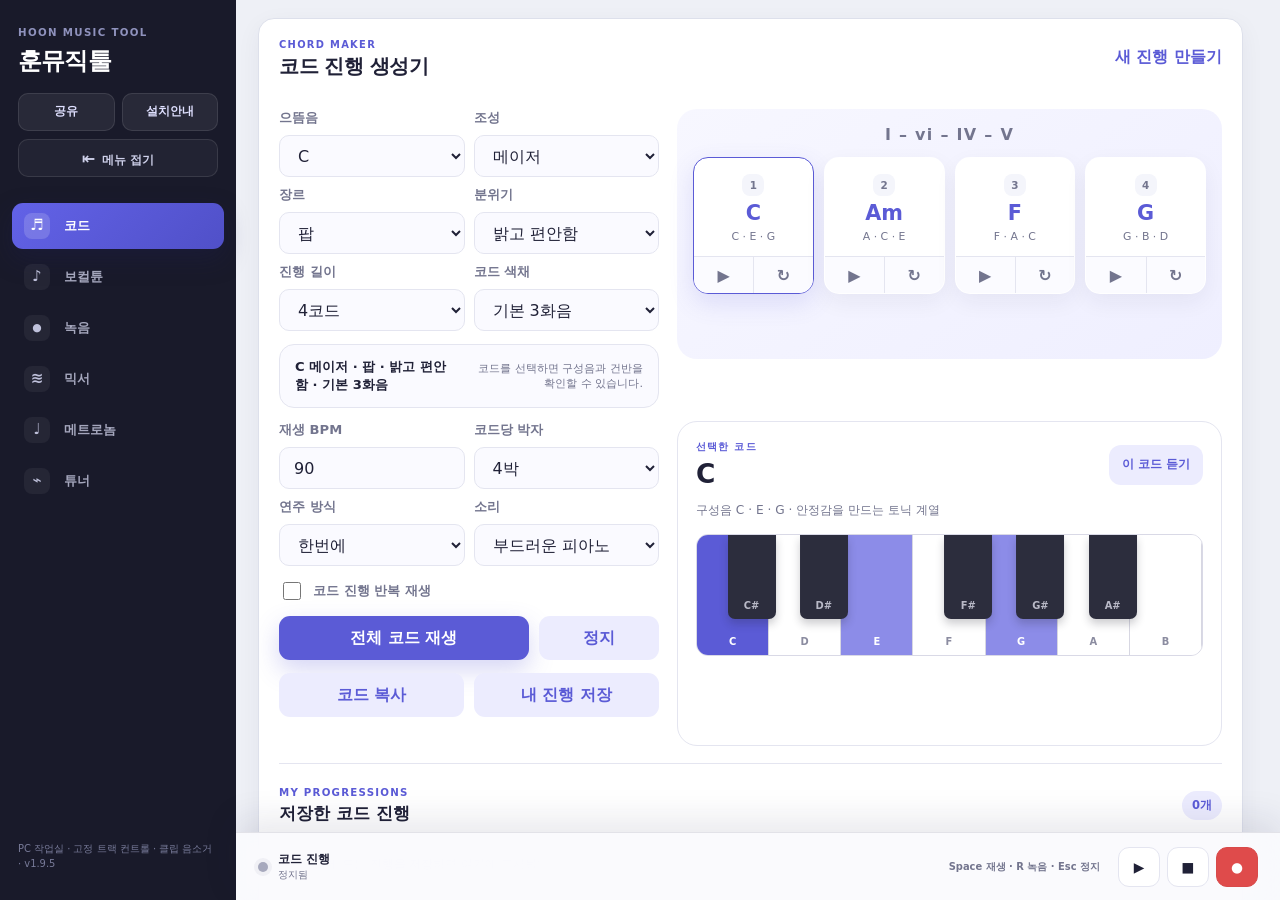
<file: index.html>
<!doctype html>
<html lang="ko">
<head>
  <meta charset="utf-8" />
  <meta name="viewport" content="width=device-width, initial-scale=1, viewport-fit=cover" />
  <meta name="theme-color" content="#5b5bd6" />
  <meta name="mobile-web-app-capable" content="yes" />
  <meta name="apple-mobile-web-app-capable" content="yes" />
  <meta name="apple-mobile-web-app-status-bar-style" content="default" />
  <meta name="apple-mobile-web-app-title" content="훈뮤직툴" />
  <meta name="format-detection" content="telephone=no" />
  <meta name="description" content="코드 진행·보컬 음정 연습·분리 녹음·파형 타임라인 편집·멀티트랙 믹서·WAV 내보내기를 제공하는 개인용 음악 제작 도구" />
  <title>훈뮤직툴 · Studio</title>
  <link rel="manifest" href="manifest.webmanifest" />
  <link rel="icon" href="icons/icon-192.png" />
  <link rel="apple-touch-icon" href="icons/icon-192.png" />
  <link rel="stylesheet" href="styles.css?v=1950" />
</head>
<body>
  <div class="app-shell">
    <header class="app-header">
      <div>
        <p class="eyebrow">HOON MUSIC TOOL</p>
        <h1>훈뮤직툴</h1>
      </div>
      <div class="header-actions">
        <button id="shareBtn" class="icon-btn header-btn" type="button" aria-label="훈뮤직툴 주소 공유">공유</button>
        <button id="installBtn" class="icon-btn install-btn" type="button" aria-label="앱 설치">설치</button>
      </div>
      <button id="sidebarToggle" class="sidebar-toggle" type="button" aria-label="사이드바 접기" aria-expanded="true">
        <span aria-hidden="true">⇤</span><b>메뉴 접기</b>
      </button>
    </header>

    <aside id="mobileReadyBanner" class="mobile-ready-banner" hidden>
      <div>
        <strong>모바일 설치 준비 완료</strong>
        <span>브라우저 메뉴 또는 설치 버튼으로 홈 화면에 추가할 수 있습니다.</span>
      </div>
      <button id="mobileGuideBtn" type="button">설치 방법</button>
    </aside>

    <nav class="tabs" aria-label="주요 기능">
      <button class="tab is-active" data-tab="chords" aria-selected="true">코드</button>
      <button class="tab" data-tab="vocalTune" aria-selected="false">보컬튠</button>
      <button class="tab" data-tab="recording" aria-selected="false">녹음</button>
      <button class="tab" data-tab="mixer" aria-selected="false">믹서</button>
      <button class="tab" data-tab="metronome" aria-selected="false">메트로놈</button>
      <button class="tab" data-tab="tuner" aria-selected="false">튜너</button>
    </nav>

    <main>
      <section id="metronome" class="panel" aria-labelledby="metronome-title">
        <div class="card tempo-card">
          <div class="section-heading">
            <div>
              <p class="section-kicker">TEMPO</p>
              <h2 id="metronome-title">메트로놈</h2>
            </div>
            <span id="tempoLabel" class="tempo-label">보통 빠르기</span>
          </div>

          <div class="bpm-display" aria-live="polite">
            <button id="bpmMinus" class="step-btn" aria-label="BPM 1 낮추기">−</button>
            <div>
              <strong id="bpmValue">100</strong>
              <span>BPM</span>
            </div>
            <button id="bpmPlus" class="step-btn" aria-label="BPM 1 높이기">＋</button>
          </div>

          <input id="bpmSlider" class="range" type="range" min="30" max="240" value="100" aria-label="BPM" />

          <div class="beat-indicators" id="beatIndicators" aria-label="박자 표시"></div>

          <div class="control-grid">
            <label>
              <span>박자</span>
              <select id="timeSignature">
                <option value="2">2/4</option>
                <option value="3">3/4</option>
                <option value="4" selected>4/4</option>
                <option value="6">6/8</option>
              </select>
            </label>
            <label>
              <span>볼륨</span>
              <input id="metronomeVolume" class="range compact" type="range" min="0" max="100" value="70" />
            </label>
          </div>

          <div class="action-row">
            <button id="tapTempo" class="secondary-btn">TAP</button>
            <button id="toggleMetronome" class="primary-btn">시작</button>
          </div>
          <p class="helper">TAP 버튼을 일정한 간격으로 4번 이상 누르면 BPM이 계산됩니다.</p>
        </div>
      </section>


      <section id="tuner" class="panel" aria-labelledby="tuner-title">
        <div class="card tuner-card">
          <div class="section-heading">
            <div>
              <p class="section-kicker">TUNER</p>
              <h2 id="tuner-title">음정 튜너</h2>
            </div>
            <span id="tunerStatusBadge" class="tempo-label tuner-badge">대기 중</span>
          </div>

          <div class="tuner-settings">
            <label>
              <span>튜닝 모드</span>
              <select id="tuningMode">
                <option value="chromatic">크로매틱 · 모든 음</option>
                <option value="guitarStandard">기타 · 표준 E A D G B E</option>
                <option value="guitarDropD">기타 · Drop D</option>
                <option value="guitarHalfStepDown">기타 · 반음 낮춤</option>
                <option value="guitarWholeStepDown">기타 · 온음 낮춤</option>
                <option value="ukuleleStandard">우쿨렐레 · 표준 High G</option>
                <option value="ukuleleLowG">우쿨렐레 · Low G</option>
              </select>
            </label>
            <label>
              <span>기준음 A4</span>
              <div class="reference-control">
                <button id="a4Minus" class="mini-step" type="button" aria-label="기준음 1Hz 낮추기">−</button>
                <input id="a4Reference" type="number" min="430" max="450" value="440" inputmode="numeric" aria-label="A4 기준 주파수" />
                <button id="a4Plus" class="mini-step" type="button" aria-label="기준음 1Hz 높이기">＋</button>
              </div>
            </label>
          </div>

          <div id="stringTargetPanel" class="string-target-panel">
            <div class="string-target-heading">
              <span>맞출 줄 선택</span>
              <small id="stringTargetHint">자동으로 가장 가까운 음을 찾습니다.</small>
            </div>
            <div id="stringTargetButtons" class="string-target-buttons" role="group" aria-label="맞출 줄 선택"></div>
          </div>

          <div class="tuner-display" aria-live="polite">
            <p id="tunerTarget" class="tuner-target">마이크를 시작해 주세요</p>
            <strong id="detectedNote" class="detected-note">--</strong>
            <div class="pitch-values">
              <span id="detectedFrequency">-- Hz</span>
              <span id="detectedCents">-- cents</span>
            </div>
          </div>

          <div class="tuning-meter" aria-label="음정 오차 표시">
            <div class="meter-track">
              <span class="meter-mark left">-50</span>
              <span class="meter-mark center">0</span>
              <span class="meter-mark right">+50</span>
              <div id="tunerNeedle" class="meter-needle"></div>
            </div>
            <div class="meter-labels"><span>낮음</span><span>정확</span><span>높음</span></div>
          </div>

          <button id="toggleTuner" class="primary-btn tuner-toggle" type="button">튜너 시작</button>
          <p id="tunerMessage" class="helper tuner-message">조용한 곳에서 악기 한 음을 길게 연주하면 더 정확하게 감지됩니다.</p>
          <p class="privacy-note">마이크 소리는 기기 안에서만 분석되며 저장하거나 전송하지 않습니다.</p>
        </div>
      </section>


      <section id="vocalTune" class="panel" aria-labelledby="vocal-tune-title">
        <div class="card vocal-card">
          <div class="section-heading">
            <div>
              <p class="section-kicker">VOCAL TUNE</p>
              <h2 id="vocal-tune-title">보컬튠</h2>
            </div>
            <span id="vocalStatusBadge" class="tempo-label vocal-badge">대기 중</span>
          </div>

          <div class="vocal-settings">
            <label>
              <span>노래 키</span>
              <select id="vocalKeySelect">
                <option>C</option><option>C#</option><option>D</option><option>Eb</option>
                <option>E</option><option>F</option><option>F#</option><option>G</option>
                <option>Ab</option><option>A</option><option>Bb</option><option>B</option>
              </select>
            </label>
            <label>
              <span>스케일</span>
              <select id="vocalScaleSelect">
                <option value="major">메이저</option>
                <option value="minor">내추럴 마이너</option>
                <option value="majorPentatonic">메이저 펜타토닉</option>
                <option value="minorPentatonic">마이너 펜타토닉</option>
                <option value="chromatic">크로매틱 · 모든 음</option>
              </select>
            </label>
            <label>
              <span>목표음 방식</span>
              <select id="vocalTargetMode">
                <option value="auto">노래한 음에 가장 가까운 스케일음</option>
                <option value="fixed">목표음을 직접 고정</option>
              </select>
            </label>
            <label>
              <span>감지 범위</span>
              <select id="vocalRangeSelect">
                <option value="all">전체 음역</option>
                <option value="low">저음 중심</option>
                <option value="middle">중음 중심</option>
                <option value="high">고음 중심</option>
              </select>
            </label>
          </div>

          <div class="vocal-scale-strip">
            <span>사용 음</span>
            <div id="vocalScaleNotes" class="vocal-scale-notes" aria-label="선택한 스케일의 음"></div>
          </div>

          <div id="vocalFixedTargetPanel" class="vocal-fixed-target" hidden>
            <div class="vocal-fixed-heading">
              <span>연습할 목표음</span>
              <label>
                <span class="sr-only">목표 옥타브</span>
                <select id="vocalTargetOctave" aria-label="목표 옥타브">
                  <option value="2">2옥타브</option>
                  <option value="3">3옥타브</option>
                  <option value="4" selected>4옥타브</option>
                  <option value="5">5옥타브</option>
                  <option value="6">6옥타브</option>
                </select>
              </label>
            </div>
            <div id="vocalTargetButtons" class="vocal-target-buttons" role="group" aria-label="목표음 선택"></div>
          </div>

          <div class="vocal-display" aria-live="polite">
            <p id="vocalTargetText" class="vocal-target-text">마이크를 시작해 주세요</p>
            <div class="vocal-note-pair">
              <div>
                <span>현재 음</span>
                <strong id="vocalDetectedNote">--</strong>
              </div>
              <div class="vocal-arrow" aria-hidden="true">→</div>
              <div>
                <span>목표 음</span>
                <strong id="vocalTargetNote">--</strong>
              </div>
            </div>
            <div class="pitch-values vocal-pitch-values">
              <span id="vocalFrequency">-- Hz</span>
              <span id="vocalCents">-- cents</span>
            </div>
          </div>

          <div class="tuning-meter vocal-meter" aria-label="보컬 음정 오차 표시">
            <div class="meter-track">
              <span class="meter-mark left">-50</span>
              <span class="meter-mark center">0</span>
              <span class="meter-mark right">+50</span>
              <div id="vocalNeedle" class="meter-needle"></div>
            </div>
            <div class="meter-labels"><span>낮음</span><span>정확</span><span>높음</span></div>
          </div>

          <div class="vocal-score-grid">
            <div class="vocal-score-card">
              <span>정확도</span>
              <strong id="vocalScore">--</strong>
            </div>
            <div class="vocal-score-card">
              <span>정확 유지</span>
              <strong id="vocalHoldTime">0.0초</strong>
            </div>
            <div class="vocal-score-card">
              <span>안정도</span>
              <strong id="vocalStability">--</strong>
            </div>
          </div>

          <div class="vocal-trace-wrap">
            <div class="vocal-trace-heading"><span>최근 음정 움직임</span><small>가운데에 가까울수록 정확합니다.</small></div>
            <div id="vocalPitchTrace" class="vocal-pitch-trace" aria-label="최근 음정 움직임"></div>
          </div>

          <div class="vocal-action-row">
            <button id="playVocalTarget" class="secondary-btn" type="button">목표음 듣기</button>
            <button id="toggleVocalTune" class="primary-btn" type="button">보컬튠 시작</button>
          </div>
          <button id="resetVocalPractice" class="text-reset-btn" type="button">연습 기록 초기화</button>
          <p id="vocalMessage" class="helper vocal-message">이어폰 없이 마이크 모니터링 소리를 내보내면 하울링이 생길 수 있어, 이번 버전은 음정을 화면으로 안내합니다.</p>

          <p class="privacy-note">보컬튠 분석은 기기 안에서만 처리되며 외부로 전송하지 않습니다.</p>

        </div>
      </section>


      <section id="recording" class="panel" aria-labelledby="recording-page-title">
        <div class="card recording-card">
          <div class="section-heading recording-page-heading">
            <div>
              <p class="section-kicker">RECORDING STUDIO</p>
              <h2 id="recording-page-title">녹음</h2>
            </div>
            <span id="recordingStatusBadge" class="recording-status-badge">준비</span>
          </div>
          <section class="project-strip" aria-label="녹음 프로젝트">
            <div class="project-main">
              <label for="projectSelect">작업 프로젝트</label>
              <select id="projectSelect" aria-label="녹음 프로젝트 선택"><option value="project-default">기본 녹음 프로젝트</option></select>
              <span id="projectSummary" class="project-summary">프로젝트를 준비하고 있습니다.</span>
            </div>
            <div class="project-actions">
              <button id="newProject" class="secondary-btn" type="button">새 프로젝트</button>
              <button id="editProject" class="secondary-btn" type="button">정보 수정</button>
              <button id="deleteProject" class="secondary-btn is-danger" type="button">삭제</button>
            </div>
          </section>
          <section class="recorder-panel" aria-labelledby="recording-page-title">
            <div class="recording-workbench-primary">
            <div class="mr-studio" aria-labelledby="mr-studio-title">
              <div class="mr-studio-heading">
                <div>
                  <span class="mr-label">BACKING TRACK</span>
                  <strong id="mr-studio-title">MR 반주</strong>
                </div>
                <span id="mrDuration">--:--</span>
              </div>

              <label class="mr-file-field">
                <span>MR 파일 선택</span>
                <input id="mrFileInput" type="file" accept="audio/*,.mp3,.wav,.m4a,.aac,.ogg,.flac,.webm" />
              </label>
              <div id="mrFileInfo" class="mr-file-info">
                <strong id="mrFileName">선택된 MR이 없습니다.</strong>
                <span>MP3·WAV·M4A 등 기기에 저장된 반주 파일을 불러올 수 있습니다.</span>
              </div>

              <audio id="mrAudio" class="mr-audio" controls preload="auto" playsinline hidden></audio>

              <div class="mr-action-row">
                <button id="restartMr" class="secondary-btn" type="button" disabled>처음부터</button>
                <button id="removeMr" class="secondary-btn" type="button" disabled>MR 제거</button>
              </div>

              <div class="mr-sync-panel" aria-labelledby="mr-sync-title">
                <div class="mr-sync-heading">
                  <strong id="mr-sync-title">싱크 보정</strong>
                  <div class="mr-sync-number-wrap">
                    <input id="mrSyncNumber" type="number" min="-800" max="800" step="10" value="0" inputmode="numeric" aria-label="싱크 보정값 직접 입력" />
                    <span>ms</span>
                  </div>
                  <output id="mrSyncOffsetValue" class="sr-only">0ms</output>
                </div>
                <input id="mrSyncOffset" class="range compact" type="range" min="-800" max="800" step="10" value="0" aria-label="녹음 싱크 보정" />
                <div class="mr-sync-scale" aria-hidden="true"><span>−800</span><span>−400</span><span>0</span><span>+400</span><span>+800</span></div>
                <div class="mr-sync-actions">
                  <button id="mrSyncMinus" class="secondary-btn" type="button">−10</button>
                  <button id="mrSyncReset" class="secondary-btn" type="button">0으로</button>
                  <button id="mrSyncPlus" class="secondary-btn" type="button">+10</button>
                </div>
                <p>보컬이 늦으면 +, 빠르면 −. 듣는 MR에는 적용되지 않습니다.</p>
              </div>

              <details class="mr-advanced-settings">
                <summary>음량·녹음 옵션</summary>
                <div class="mr-advanced-content">
                  <div class="mr-mixer-grid">
                    <label>
                      <span>듣는 MR <output id="mrMonitorVolumeValue">80%</output></span>
                      <input id="mrMonitorVolume" class="range compact" type="range" min="0" max="100" value="80" />
                    </label>
                    <label>
                      <span>간편 재생 MR <output id="mrMixVolumeValue">70%</output></span>
                      <input id="mrMixVolume" class="range compact" type="range" min="0" max="150" value="70" />
                    </label>
                    <label>
                      <span>간편 재생 보컬 <output id="vocalMixVolumeValue">100%</output></span>
                      <input id="vocalMixVolume" class="range compact" type="range" min="0" max="150" value="100" />
                    </label>
                  </div>
                  <div class="mr-options">
                    <label><input id="autoPlayMr" type="checkbox" checked /> MR 자동 재생</label>
                    <label><input id="includeMrInRecording" type="checkbox" checked /> 간편 재생 파일에 MR 포함</label>
                    <label><input id="autoStopOnMrEnd" type="checkbox" checked /> MR 종료 시 자동 저장</label>
                    <label><input id="recordingCountIn" type="checkbox" checked /> 3초 카운트인</label>
                  </div>
                </div>
              </details>
              <div class="track-save-guide"><strong>보컬·MR 분리 저장</strong><span>녹음이 끝나면 보컬 원본과 MR을 각각 트랙으로 보관합니다. 간편 재생 파일도 함께 생성됩니다.</span></div>
              <p id="mrMessage" class="helper mr-message">싱크 값은 기기에 자동 저장됩니다.</p>
            </div>
            </div>

            <div class="recording-workbench-secondary">
            <div class="recording-entry-fields">
              <label class="recording-name-field">
                <span>녹음 제목</span>
                <input id="recordingName" type="text" maxlength="60" placeholder="예: 후렴 MR 녹음 1" autocomplete="off" />
              </label>
              <label class="recording-memo-field">
                <span>메모 <small>선택</small></span>
                <textarea id="recordingMemo" maxlength="500" rows="3" placeholder="연습 구간, 느낀 점, 다시 확인할 부분"></textarea>
              </label>
            </div>

            <div id="recordingCountdown" class="recording-countdown" aria-live="assertive" hidden>3</div>

            <div class="recording-monitor" aria-live="polite">
              <strong id="recordingTimer">00:00</strong>
              <div class="recording-level" aria-label="마이크 입력 크기">
                <div id="recordingLevelBar" class="recording-level-bar"></div>
              </div>
              <span id="recordingStateText">MR을 선택하면 보컬과 반주를 각각의 트랙으로 저장합니다.</span>
            </div>

            <div class="recording-controls">
              <button id="toggleRecording" class="record-btn" type="button">● 녹음 시작</button>
              <button id="pauseRecording" class="secondary-btn" type="button" disabled>일시정지</button>
              <button id="stopRecording" class="secondary-btn" type="button" disabled>정지·저장</button>
            </div>

            <div class="recording-library-heading">
              <div>
                <strong>내 녹음</strong>
                <span id="recordingCount">0개</span>
              </div>
              <button id="deleteAllRecordings" class="text-danger-btn" type="button" disabled>전체 삭제</button>
            </div>
            <div id="recordingList" class="recording-list" aria-live="polite"></div>
            <p id="recordingMessage" class="helper recording-message">보컬·MR 분리 트랙과 간편 재생 파일은 이 브라우저의 기기 저장 공간에 보관됩니다.</p>
            </div>
          </section>


          <p class="privacy-note">선택한 MR과 분리 트랙은 기기 안에서만 처리되며 외부로 전송하지 않습니다.</p>
        </div>
      </section>

      <section id="mixer" class="panel" aria-labelledby="mixer-title">
        <div class="card mixer-card">
          <div class="section-heading mixer-heading">
            <div>
              <p class="section-kicker">MULTI TRACK MIXER</p>
              <h2 id="mixer-title">보컬·MR 믹서</h2>
            </div>
            <div class="mixer-heading-status">
              <span id="mixerSaveState" class="mixer-save-state" data-state="saved">저장됨</span>
              <span id="mixerStatusBadge" class="mixer-status-badge" data-mode="idle">준비</span>
            </div>
          </div>

          <div class="mixer-toolbar">
            <label class="mixer-recording-field">
              <span>현재 프로젝트 녹음</span>
              <select id="mixerRecordingSelect">
                <option value="">녹음을 선택하세요</option>
              </select>
            </label>
            <div class="mixer-toolbar-actions">
              <button id="mixerUndo" class="secondary-btn mixer-control" type="button" disabled aria-label="실행 취소">↶ 취소</button>
              <button id="mixerRedo" class="secondary-btn mixer-control" type="button" disabled aria-label="다시 실행">↷ 다시</button>
              <button id="mixerReset" class="secondary-btn mixer-control" type="button" disabled>전체 초기화</button>
            </div>
          </div>

          <div class="mixer-meta">
            <div>
              <strong id="mixerRecordingTitle">녹음을 선택해 주세요</strong>
              <p id="mixerRecordingMemo">저장된 트랙을 앱 안에서 바로 재생하고 조절합니다.</p>
            </div>
            <div class="mixer-master-wrap">
              <label class="mixer-master-control">
                <span>마스터 <output id="mixerMasterVolumeValue">90%</output></span>
                <input id="mixerMasterVolume" class="range compact mixer-control" type="range" min="0" max="150" value="90" disabled />
              </label>
              <input id="mixerMasterVolumeNumber" class="mixer-small-number mixer-control" type="number" min="0" max="150" step="1" value="90" disabled aria-label="마스터 음량 직접 입력" />
            </div>
          </div>
          <p id="mixerLegacyNotice" class="mixer-legacy-notice" hidden></p>

          <div class="mixer-transport">
            <div class="mixer-transport-icons" aria-label="믹서 재생 제어">
              <button id="mixerPlay" class="mixer-transport-icon is-primary" type="button" disabled aria-label="재생" title="재생 · Space"><span aria-hidden="true">▶</span></button>
              <button id="mixerStop" class="mixer-transport-icon" type="button" disabled aria-label="정지" title="정지 · Esc"><span aria-hidden="true">■</span></button>
              <button id="mixerCompare" class="mixer-transport-icon mixer-control" type="button" disabled aria-label="원본과 현재 믹스 비교" title="원본과 현재 믹스 비교"><span aria-hidden="true">A/B</span></button>
            </div>
            <div class="mixer-seek-wrap">
              <input id="mixerSeek" class="range mixer-control" type="range" min="0" max="1" step="0.01" value="0" disabled aria-label="믹서 재생 위치" />
              <div><span id="mixerCurrentTime">00:00</span><span>/</span><span id="mixerDuration">00:00</span></div>
            </div>
          </div>

          <section class="mixer-editor" aria-label="멀티트랙 파형 편집기">
            <div class="mixer-timeline-tools">
              <div class="mixer-timeline-mode">
                <strong>파형 타임라인</strong>
                <span id="mixerSelectedTrack">트랙을 선택해 주세요</span>
              </div>
              <div class="mixer-timeline-options">
                <label><span>확대</span><select id="mixerZoom" class="mixer-control" disabled><option value="0.75">75%</option><option value="1" selected>100%</option><option value="1.25">125%</option><option value="1.5">150%</option><option value="2">200%</option><option value="3">300%</option><option value="4">400%</option></select></label>
                <label><span>스냅</span><select id="mixerSnap" class="mixer-control" disabled><option value="10" selected>10ms</option><option value="50">50ms</option><option value="100">100ms</option></select></label>
              </div>
            </div>
            <div class="mixer-clip-toolbar" aria-label="클립 편집 도구">
              <button id="mixerSplitClip" class="secondary-btn mixer-control" type="button" disabled>분할 <kbd>S</kbd></button>
              <button id="mixerMuteClip" class="secondary-btn mixer-icon-tool mixer-control" type="button" disabled aria-pressed="false" aria-label="선택 클립 음소거" title="선택 클립 음소거"><span aria-hidden="true">🔇</span><span class="sr-only">클립 음소거</span></button>
              <button id="mixerDeleteClip" class="secondary-btn is-danger mixer-control" type="button" disabled>클립 삭제</button>
              <span class="mixer-tool-divider" aria-hidden="true"></span>
              <button id="mixerLoopStart" class="secondary-btn mixer-control" type="button" disabled>반복 시작</button>
              <button id="mixerLoopEnd" class="secondary-btn mixer-control" type="button" disabled>반복 끝</button>
              <button id="mixerLoopToggle" class="secondary-btn mixer-control" type="button" disabled>구간 반복</button>
              <small id="mixerLoopInfo">반복 구간 없음</small>
            </div>
            <div id="mixerTimelineViewport" class="mixer-timeline" aria-label="믹서 트랙 타임라인">
              <div id="mixerTimelineContent" class="mixer-timeline-content">
                <div class="mixer-timeline-ruler"><span class="mixer-ruler-track-label">TRACK</span><span id="mixerRulerStart">0:00</span><span id="mixerRulerMiddle">0:00</span><span id="mixerRulerEnd">0:00</span></div>
                <div id="mixerTimelineRows" class="mixer-timeline-rows"></div>
                <div id="mixerLoopRegion" class="mixer-loop-region" hidden aria-hidden="true"></div>
                <div id="mixerPlayhead" class="mixer-playhead" aria-hidden="true"><span id="mixerPlayheadTime">00:00</span></div>
              </div>
            </div>
            <button id="mixerTimelineResizeHandle" class="mixer-timeline-resize-handle" type="button" aria-label="타임라인 높이 조절" title="위아래로 드래그해 타임라인 높이 조절"><span aria-hidden="true"></span></button>
            <p class="mixer-timeline-help">트랙 왼쪽의 M·S·▶·● 버튼으로 화면을 내리지 않고 바로 조작합니다. Ctrl+휠은 가로·세로 비례 확대, Shift+휠은 좌우 이동입니다.</p>
            <div class="mixer-clip-inspector" aria-label="선택한 클립 설정">
              <div class="mixer-clip-inspector-title"><strong>선택한 클립</strong><span id="mixerClipInfo">타임라인에서 클립을 선택해 주세요.</span></div>
              <div class="mixer-clip-inspector-grid">
                <label><span>클립 위치(ms)</span><input id="mixerClipPosition" class="mixer-control" type="number" step="10" value="0" disabled /></label>
                <label><span>원본 시작(s)</span><input id="mixerClipSourceStart" class="mixer-control" type="number" min="0" step="0.01" value="0" disabled /></label>
                <label><span>원본 끝(s)</span><input id="mixerClipSourceEnd" class="mixer-control" type="number" min="0.05" step="0.01" value="0" disabled /></label>
                <label><span>클립 음량(%)</span><input id="mixerClipVolume" class="mixer-control" type="number" min="0" max="150" step="1" value="100" disabled /></label>
                <label><span>페이드인(s)</span><input id="mixerClipFadeIn" class="mixer-control" type="number" min="0" max="10" step="0.01" value="0" disabled /></label>
                <label><span>페이드아웃(s)</span><input id="mixerClipFadeOut" class="mixer-control" type="number" min="0" max="10" step="0.01" value="0" disabled /></label>
              </div>
            </div>
          </section>

          <div class="mixer-track-quickbar" aria-label="트랙 추가 및 녹음">
            <button id="mixerAddTrack" class="mixer-add-track-btn" type="button" disabled aria-label="빈 트랙 추가" title="빈 트랙 추가">+</button>
            <div class="mixer-track-quick-status">
              <strong id="mixerRecordTarget">추가 트랙 없음</strong>
              <span id="mixerOverdubStatus">+ 버튼으로 빈 트랙을 추가하세요.</span>
            </div>
            <div class="mixer-track-quick-actions">
              <button id="mixerTrackRecordStart" class="mixer-record-compact" type="button" disabled>● 녹음</button>
              <button id="mixerTrackRecordStop" class="mixer-stop-compact" type="button" disabled>■ 저장</button>
              <button id="mixerRecordOptionsToggle" class="mixer-options-btn" type="button" aria-expanded="false" aria-controls="mixerRecordOptions">설정</button>
              <span id="mixerOverdubTimer" class="mixer-overdub-timer">00:00</span>
            </div>
          </div>
          <div id="mixerRecordOptions" class="mixer-record-options" hidden>
            <label><span>녹음 시작 위치</span><input id="mixerRecordStartPosition" type="number" min="0" step="0.01" value="0" disabled /><em>초</em></label>
            <button id="mixerRecordUsePlayhead" class="secondary-btn" type="button" disabled>현재 재생선</button>
            <label class="mixer-check"><input id="mixerOverdubCountIn" type="checkbox" checked disabled /><span>3초 카운트인</span></label>
            <div class="mixer-overdub-level" aria-label="추가 녹음 입력 레벨"><span id="mixerOverdubLevel"></span></div>
          </div>

          <div class="mixer-track-grid">
            <article id="mixerMrRow" class="mixer-track-card is-mr is-unavailable">
              <header>
                <div><span class="mixer-track-kicker">BACKING TRACK</span><strong>MR 트랙</strong></div>
                <div class="mixer-track-actions">
                  <button id="mixerMrPlayOnly" class="mixer-mini-btn mixer-control" type="button" disabled>MR만</button>
                  <button id="mixerMrMute" class="mixer-mini-btn mixer-control" type="button" disabled>음소거</button>
                  <button id="mixerMrSolo" class="mixer-mini-btn mixer-control" type="button" disabled>솔로</button>
                  <button id="mixerMrReset" class="mixer-mini-btn mixer-control" type="button" disabled>초기화</button>
                </div>
              </header>
              <div class="mixer-control-grid">
                <div class="mixer-value-control"><label><span>음량 <output id="mixerMrVolumeValue">80%</output></span><input id="mixerMrVolume" class="range compact mixer-control" type="range" min="0" max="150" value="80" disabled /></label><input id="mixerMrVolumeNumber" class="mixer-small-number mixer-control" type="number" min="0" max="150" step="1" value="80" disabled aria-label="MR 음량 직접 입력" /></div>
                <div class="mixer-value-control"><label><span>팬 <output id="mixerMrPanValue">C</output></span><input id="mixerMrPan" class="range compact mixer-control" type="range" min="-100" max="100" value="0" disabled /></label><input id="mixerMrPanNumber" class="mixer-small-number mixer-control" type="number" min="-100" max="100" step="1" value="0" disabled aria-label="MR 팬 직접 입력" /></div>
              </div>
              <div class="mixer-offset-control">
                <label><span>트랙 위치 <output id="mixerMrOffsetValue">0ms</output></span><input id="mixerMrOffset" class="range compact mixer-control" type="range" min="-1000" max="1000" step="10" value="0" disabled /></label>
                <input id="mixerMrOffsetNumber" class="mixer-offset-number mixer-control" type="number" min="-1000" max="1000" step="10" value="0" disabled aria-label="MR 트랙 위치 직접 입력" />
              </div>
              <details class="mixer-advanced">
                <summary>자르기·페이드 <span id="mixerMrEditValue">앞 0.0s · 뒤 0.0s</span></summary>
                <div class="mixer-trim-grid">
                  <label><span>앞 자르기</span><input id="mixerMrTrimStart" class="mixer-control" type="number" min="0" max="0" step="0.1" value="0" disabled /></label>
                  <label><span>뒤 자르기</span><input id="mixerMrTrimEnd" class="mixer-control" type="number" min="0" max="0" step="0.1" value="0" disabled /></label>
                </div>
                <div class="mixer-control-grid">
                  <label><span>페이드인</span><input id="mixerMrFadeIn" class="range compact mixer-control" type="range" min="0" max="10" step="0.1" value="0" disabled /></label>
                  <label><span>페이드아웃</span><input id="mixerMrFadeOut" class="range compact mixer-control" type="range" min="0" max="10" step="0.1" value="0" disabled /></label>
                </div>
              </details>
            </article>

            <article id="mixerVocalRow" class="mixer-track-card is-vocal is-unavailable">
              <header>
                <div><span class="mixer-track-kicker">VOCAL TRACK</span><strong>보컬 트랙</strong></div>
                <div class="mixer-track-actions">
                  <button id="mixerVocalPlayOnly" class="mixer-mini-btn mixer-control" type="button" disabled>보컬만</button>
                  <button id="mixerVocalMute" class="mixer-mini-btn mixer-control" type="button" disabled>음소거</button>
                  <button id="mixerVocalSolo" class="mixer-mini-btn mixer-control" type="button" disabled>솔로</button>
                  <button id="mixerVocalReset" class="mixer-mini-btn mixer-control" type="button" disabled>초기화</button>
                </div>
              </header>
              <div class="mixer-control-grid">
                <div class="mixer-value-control"><label><span>음량 <output id="mixerVocalVolumeValue">100%</output></span><input id="mixerVocalVolume" class="range compact mixer-control" type="range" min="0" max="150" value="100" disabled /></label><input id="mixerVocalVolumeNumber" class="mixer-small-number mixer-control" type="number" min="0" max="150" step="1" value="100" disabled aria-label="보컬 음량 직접 입력" /></div>
                <div class="mixer-value-control"><label><span>팬 <output id="mixerVocalPanValue">C</output></span><input id="mixerVocalPan" class="range compact mixer-control" type="range" min="-100" max="100" value="0" disabled /></label><input id="mixerVocalPanNumber" class="mixer-small-number mixer-control" type="number" min="-100" max="100" step="1" value="0" disabled aria-label="보컬 팬 직접 입력" /></div>
              </div>
              <div class="mixer-offset-control">
                <label><span>트랙 위치 <output id="mixerVocalOffsetValue">0ms</output></span><input id="mixerVocalOffset" class="range compact mixer-control" type="range" min="-1000" max="1000" step="10" value="0" disabled /></label>
                <input id="mixerVocalOffsetNumber" class="mixer-offset-number mixer-control" type="number" min="-1000" max="1000" step="10" value="0" disabled aria-label="보컬 트랙 위치 직접 입력" />
              </div>
              <details class="mixer-advanced">
                <summary>자르기·페이드 <span id="mixerVocalEditValue">앞 0.0s · 뒤 0.0s</span></summary>
                <div class="mixer-trim-grid">
                  <label><span>앞 자르기</span><input id="mixerVocalTrimStart" class="mixer-control" type="number" min="0" max="0" step="0.1" value="0" disabled /></label>
                  <label><span>뒤 자르기</span><input id="mixerVocalTrimEnd" class="mixer-control" type="number" min="0" max="0" step="0.1" value="0" disabled /></label>
                </div>
                <div class="mixer-control-grid">
                  <label><span>페이드인</span><input id="mixerVocalFadeIn" class="range compact mixer-control" type="range" min="0" max="10" step="0.1" value="0" disabled /></label>
                  <label><span>페이드아웃</span><input id="mixerVocalFadeOut" class="range compact mixer-control" type="range" min="0" max="10" step="0.1" value="0" disabled /></label>
                </div>
              </details>
            </article>
          </div>

          <div id="mixerExtraTrackGrid" class="mixer-extra-track-grid" aria-live="polite"></div>

          <section class="mixer-export-panel" aria-labelledby="mixer-export-title">
            <div class="mixer-subheading">
              <div><span class="mixer-track-kicker">WAV EXPORT</span><strong id="mixer-export-title">믹스 내보내기</strong></div>
              <span id="mixerOutputBadge" class="mixer-output-badge" data-state="idle">출력 대기</span>
            </div>
            <div class="mixer-export-grid">
              <label><span>파일명</span><input id="mixerExportName" type="text" maxlength="80" placeholder="프로젝트명_최종믹스" disabled /></label>
              <button id="mixerExportWav" class="primary-btn mixer-control" type="button" disabled>WAV 믹스 만들기</button>
            </div>
            <progress id="mixerExportProgress" class="mixer-export-progress" max="100" value="0" hidden></progress>
            <p id="mixerExportStatus" class="helper">44.1kHz · 스테레오 · 16bit WAV로 생성합니다.</p>
            <div id="mixerExportResult" class="mixer-export-result" hidden>
              <audio id="mixerExportAudio" controls preload="metadata"></audio>
              <button id="mixerExportDownload" class="secondary-btn" type="button">WAV 파일 저장</button>
            </div>
          </section>

          <p id="mixerStatus" class="helper mixer-message">트랙이 있는 녹음을 선택해 주세요.</p>
          <p class="privacy-note">트랙과 믹스 생성은 기기 안에서 처리되며 외부 서버로 전송하지 않습니다.</p>
        </div>
      </section>

      <section id="chords" class="panel is-active" aria-labelledby="chords-title">
        <div class="card chord-builder-card">
          <div class="section-heading chord-heading">
            <div>
              <p class="section-kicker">CHORD MAKER</p>
              <h2 id="chords-title">코드 진행 생성기</h2>
            </div>
            <button id="randomizeBtn" class="text-btn" type="button">새 진행 만들기</button>
          </div>

          <div class="form-grid chord-form-grid">
            <label>
              <span>으뜸음</span>
              <select id="keySelect">
                <option>C</option><option>C#</option><option>D</option><option>Eb</option>
                <option>E</option><option>F</option><option>F#</option><option>G</option>
                <option>Ab</option><option>A</option><option>Bb</option><option>B</option>
              </select>
            </label>
            <label>
              <span>조성</span>
              <select id="modeSelect">
                <option value="major">메이저</option>
                <option value="minor">마이너</option>
              </select>
            </label>
            <label>
              <span>장르</span>
              <select id="genreSelect">
                <option value="pop">팝</option>
                <option value="ballad">발라드</option>
                <option value="rock">록</option>
                <option value="indie">인디</option>
                <option value="rnb">R&amp;B</option>
                <option value="jazz">재즈</option>
              </select>
            </label>
            <label>
              <span>분위기</span>
              <select id="moodSelect">
                <option value="bright">밝고 편안함</option>
                <option value="emotional">감성적</option>
                <option value="powerful">강하고 시원함</option>
                <option value="dreamy">몽환적</option>
                <option value="tense">긴장감</option>
              </select>
            </label>
            <label>
              <span>진행 길이</span>
              <select id="progressionLength">
                <option value="4">4코드</option>
                <option value="8">8코드</option>
              </select>
            </label>
            <label>
              <span>코드 색채</span>
              <select id="complexitySelect">
                <option value="basic">기본 3화음</option>
                <option value="colorful">감성 확장 코드</option>
                <option value="seventh">7th 중심</option>
              </select>
            </label>
          </div>

          <div class="generator-summary" aria-live="polite">
            <span id="generatorSummary">C 메이저 · 팝 · 밝고 편안함</span>
            <small>코드를 선택하면 구성음과 건반을 확인할 수 있습니다.</small>
          </div>

          <div class="chord-result">
            <p id="romanProgression" class="roman">I – V – vi – IV</p>
            <div id="chordCards" class="chord-cards"></div>
          </div>

          <div class="selected-chord-panel">
            <div class="selected-chord-header">
              <div>
                <span class="mini-label">선택한 코드</span>
                <strong id="selectedChordName">C</strong>
              </div>
              <button id="playSelectedChord" class="secondary-small-btn" type="button">이 코드 듣기</button>
            </div>
            <p id="selectedChordInfo" class="selected-chord-info">구성음 C · E · G</p>
            <div id="pianoKeyboard" class="piano-keyboard" aria-label="선택한 코드의 피아노 건반"></div>
          </div>

          <div class="playback-settings">
            <label>
              <span>재생 BPM</span>
              <input id="chordBpm" type="number" min="40" max="200" value="90" inputmode="numeric" />
            </label>
            <label>
              <span>코드당 박자</span>
              <select id="beatsPerChord">
                <option value="2">2박</option>
                <option value="4" selected>4박</option>
              </select>
            </label>
            <label>
              <span>연주 방식</span>
              <select id="playStyle">
                <option value="block">한번에</option>
                <option value="arpeggio">아르페지오</option>
                <option value="pulse">리듬 반복</option>
              </select>
            </label>
            <label>
              <span>소리</span>
              <select id="soundPreset">
                <option value="soft">부드러운 피아노</option>
                <option value="pad">따뜻한 패드</option>
                <option value="pluck">짧은 플럭</option>
              </select>
            </label>
          </div>

          <label class="loop-option">
            <input id="loopProgression" type="checkbox" />
            <span>코드 진행 반복 재생</span>
          </label>

          <div class="playback-main-actions">
            <button id="playProgression" class="primary-btn" type="button">전체 코드 재생</button>
            <button id="stopProgression" class="secondary-btn" type="button">정지</button>
          </div>

          <div class="action-row chord-actions">
            <button id="copyProgression" class="secondary-btn" type="button">코드 복사</button>
            <button id="saveProgression" class="secondary-btn" type="button">내 진행 저장</button>
          </div>
          <p id="copyStatus" class="helper" aria-live="polite"></p>

          <div class="saved-section">
            <div class="saved-heading">
              <div>
                <span class="mini-label">MY PROGRESSIONS</span>
                <h3>저장한 코드 진행</h3>
              </div>
              <span id="savedCount" class="saved-count">0개</span>
            </div>
            <div id="savedProgressions" class="saved-progressions"></div>
          </div>
        </div>
      </section>
    </main>

    <section id="studioTransport" class="studio-transport" aria-label="공통 재생 제어" data-mode="idle">
      <div class="transport-now">
        <span class="transport-dot" aria-hidden="true"></span>
        <div>
          <strong id="transportSource">준비</strong>
          <span id="transportStatus">대기 중</span>
        </div>
      </div>
      <div class="transport-shortcuts" aria-label="키보드 단축키">Space 재생 · R 녹음 · Esc 정지</div>
      <div class="transport-actions">
        <button id="transportPlay" type="button" aria-keyshortcuts="Space" aria-label="재생" title="재생 · Space">▶</button>
        <button id="transportStop" type="button" aria-keyshortcuts="Escape" aria-label="정지" title="정지 · Esc">■</button>
        <button id="transportRecord" class="is-record" type="button" aria-keyshortcuts="R" aria-label="녹음" title="녹음 · R">●</button>
      </div>
    </section>

    <footer>
      <p>PC 작업실 · 고정 트랙 컨트롤 · 클립 음소거 · v1.9.5</p>
    </footer>
  </div>

  <dialog id="projectDialog" class="project-dialog">
    <form id="projectForm" method="dialog">
      <div class="project-dialog-heading">
        <div>
          <p class="section-kicker">RECORDING PROJECT</p>
          <h2 id="projectDialogTitle">새 프로젝트</h2>
        </div>
        <button id="closeProjectDialog" class="sheet-close" type="button" aria-label="닫기">×</button>
      </div>
      <label>
        <span>프로젝트 이름</span>
        <input id="projectNameInput" type="text" maxlength="48" required placeholder="예: 새 싱글 데모" autocomplete="off" />
      </label>
      <label>
        <span>프로젝트 메모 <small>선택</small></span>
        <textarea id="projectMemoInput" rows="4" maxlength="300" placeholder="곡 키, 녹음 방향, 확인할 내용"></textarea>
      </label>
      <div class="project-dialog-actions">
        <button id="cancelProjectDialog" class="secondary-btn" type="button">취소</button>
        <button id="saveProjectDialog" class="primary-btn" type="submit">저장</button>
      </div>
    </form>
  </dialog>

  <div id="installSheet" class="install-sheet" hidden>
    <button id="installSheetBackdrop" class="install-sheet-backdrop" type="button" aria-label="설치 안내 닫기"></button>
    <section class="install-sheet-card" role="dialog" aria-modal="true" aria-labelledby="installSheetTitle">
      <div class="install-sheet-heading">
        <div>
          <p class="section-kicker">MOBILE APP</p>
          <h2 id="installSheetTitle">홈 화면에 설치</h2>
        </div>
        <button id="closeInstallSheet" class="sheet-close" type="button" aria-label="닫기">×</button>
      </div>
      <div id="installGuideContent" class="install-guide-content"></div>
      <button id="nativeInstallBtn" class="primary-btn" type="button" hidden>지금 설치</button>
      <p class="privacy-note">설치 후에는 일반 앱처럼 홈 화면에서 바로 열 수 있습니다.</p>
    </section>
  </div>

  <script src="core/projects.js?v=1950" defer></script>
  <script src="core/transport.js?v=1950" defer></script>
  <script src="core/timeline.js?v=1950" defer></script>
  <script src="core/edit-history.js?v=1950" defer></script>
  <script src="core/waveform.js?v=1950" defer></script>
  <script src="core/mix-renderer.js?v=1950" defer></script>
  <script src="core/mixer.js?v=1950" defer></script>
  <script src="app.js?v=1950" defer></script>
</body>
</html>
</file>
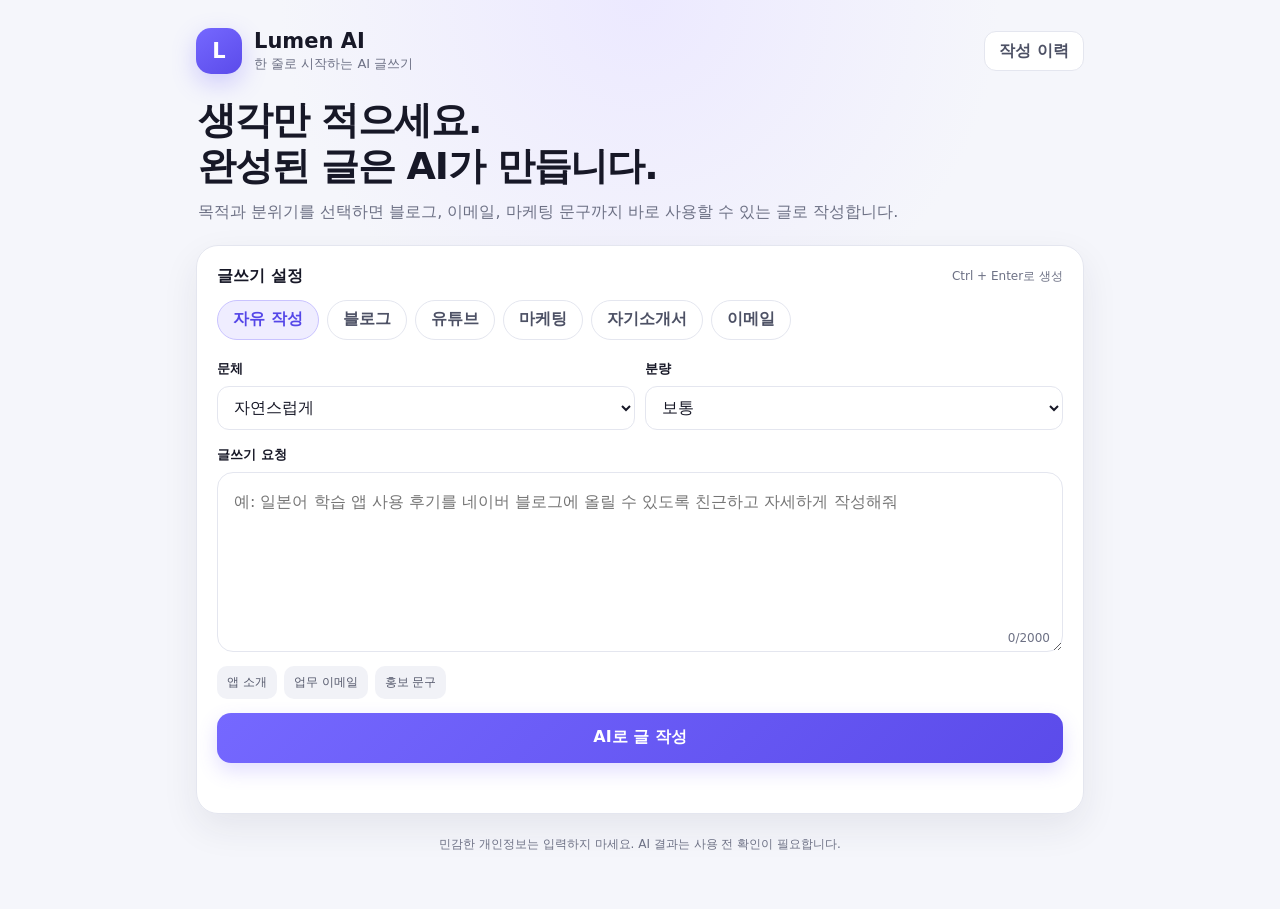
<file: public/index.html>
<!doctype html>
<html lang="ko">
<head>
<meta charset="utf-8">
<meta name="viewport" content="width=device-width,initial-scale=1,viewport-fit=cover">
<meta name="theme-color" content="#6c5cff">
<meta name="description" content="한 줄의 요청으로 완성도 높은 글을 만드는 AI 글쓰기 도구">
<link rel="manifest" href="/manifest.webmanifest">
<link rel="icon" href="/favicon.ico?v=161">
<link rel="apple-touch-icon" href="/icons/apple-touch-icon.png?v=161">
<title>Lumen AI</title>
<style>
:root{--bg:#f5f6fb;--card:#fff;--text:#171827;--muted:#6d7185;--line:#e4e6ef;--primary:#6c5cff;--primary-dark:#5547e8;--soft:#efedff;--danger:#cf3c31;--danger-bg:#fff4f3;--success:#17864b;--shadow:0 14px 36px rgba(38,40,65,.08)}
*{box-sizing:border-box}html{scroll-behavior:smooth}body{margin:0;min-height:100vh;font-family:system-ui,-apple-system,BlinkMacSystemFont,"Segoe UI","Noto Sans KR",sans-serif;color:var(--text);background:radial-gradient(circle at top,#ece9ff 0,#f5f6fb 360px)}button,textarea,select,input{font:inherit}button{cursor:pointer}.hidden{display:none!important}.app{width:min(100%,920px);margin:auto;padding:28px 16px 56px}.topbar{display:flex;justify-content:space-between;align-items:center;gap:16px;margin-bottom:20px}.brand{display:flex;align-items:center;gap:12px}.logo{width:46px;height:46px;border-radius:15px;display:grid;place-items:center;color:#fff;font-weight:850;font-size:21px;background:linear-gradient(145deg,#7568ff,#5b4bea);box-shadow:0 9px 24px rgba(108,92,255,.28)}.brand h1{font-size:21px;margin:0 0 2px}.brand p{font-size:13px;color:var(--muted);margin:0}.top-actions{display:flex;gap:8px}.install,.ghost{min-height:40px;padding:0 14px;border:1px solid #d5d0ff;border-radius:12px;background:#fff;color:var(--primary-dark);font-weight:750}.ghost{border-color:var(--line);color:#4d5165}.hero{padding:4px 2px 2px}.hero h2{margin:0;font-size:clamp(25px,5vw,38px);line-height:1.2;letter-spacing:-.03em}.hero p{margin:10px 0 0;color:var(--muted);line-height:1.6}.card{background:rgba(255,255,255,.97);border:1px solid var(--line);border-radius:22px;box-shadow:var(--shadow);padding:20px;margin-top:18px}.section-head,.result-toolbar{display:flex;justify-content:space-between;align-items:center;gap:12px;margin-bottom:13px}.section-title{font-size:16px;font-weight:850;margin:0}.hint,.meta{font-size:12px;color:var(--muted)}.preset-row{display:flex;gap:8px;overflow-x:auto;padding-bottom:4px;scrollbar-width:none}.preset-row::-webkit-scrollbar{display:none}.preset{flex:0 0 auto;border:1px solid var(--line);background:#fff;color:#4d5165;min-height:40px;padding:0 15px;border-radius:999px;font-weight:750}.preset.active{color:var(--primary-dark);border-color:#c9c3ff;background:var(--soft)}.controls{display:grid;grid-template-columns:1fr 1fr;gap:10px;margin:16px 0}.control label,.field-label{display:block;font-size:13px;font-weight:800;margin:0 0 8px}.control select{width:100%;height:44px;border:1px solid var(--line);border-radius:12px;background:#fff;color:var(--text);padding:0 12px;outline:none}.control select:focus,textarea:focus{border-color:#9f95ff;box-shadow:0 0 0 4px rgba(108,92,255,.1)}.textarea-wrap{position:relative}textarea{width:100%;min-height:180px;resize:vertical;border:1px solid var(--line);border-radius:16px;padding:16px 16px 38px;color:var(--text);background:#fff;line-height:1.65;outline:none}.count{position:absolute;right:13px;bottom:11px;color:var(--muted);font-size:12px}.examples,.quick-rewrite{display:flex;flex-wrap:wrap;gap:7px;margin:10px 0 0}.example,.quick{border:0;background:#f1f2f7;color:#55596c;border-radius:10px;padding:8px 10px;font-size:12px}.quick{border:1px solid #dedaf7;background:#faf9ff;color:#574dc0;font-weight:750}.primary{width:100%;min-height:50px;margin-top:14px;border:0;border-radius:14px;color:#fff;background:linear-gradient(135deg,#7568ff,#5b4bea);font-weight:850;font-size:16px;box-shadow:0 8px 20px rgba(108,92,255,.2)}.primary:disabled,.secondary:disabled,.edit-button:disabled,.quick:disabled{opacity:.52;cursor:not-allowed}.status{min-height:20px;margin:10px 2px 0;color:var(--muted);font-size:13px}.result-editor{min-height:270px;white-space:pre-wrap;line-height:1.78;border:1px solid var(--line);border-radius:16px;background:#fcfcff;padding:18px;overflow-wrap:anywhere;resize:vertical}.result-editor.error{color:var(--danger);background:var(--danger-bg);border-color:#ffc8c3}.actions{display:grid;grid-template-columns:repeat(4,1fr);gap:9px;margin-top:12px}.secondary{min-height:46px;border:1px solid #d9d6f4;border-radius:13px;background:#f7f6ff;color:#4f45bd;font-weight:800}.secondary.danger{color:var(--danger);border-color:#f0c7c3;background:#fff8f7}.edit-area{margin-top:16px;padding-top:16px;border-top:1px solid var(--line)}.edit-row{display:grid;grid-template-columns:1fr auto;gap:9px}.edit-row textarea{min-height:48px;height:48px;resize:none;padding:12px 14px}.edit-button{min-width:96px;border:0;border-radius:13px;color:#fff;background:#292b38;font-weight:800}.new-button{margin-top:10px;background:#fff;color:#4d5165;border:1px solid var(--line);box-shadow:none}.loading-box{min-height:270px;display:flex;flex-direction:column;justify-content:center;align-items:center;gap:14px;color:var(--muted);border:1px solid var(--line);border-radius:16px;background:#fcfcff}.spinner{width:35px;height:35px;border:4px solid #e5e2ff;border-top-color:var(--primary);border-radius:50%;animation:spin .8s linear infinite}@keyframes spin{to{transform:rotate(360deg)}}.footer{padding:22px 2px 0;text-align:center;color:var(--muted);font-size:12px}.drawer-backdrop{position:fixed;inset:0;background:rgba(20,22,35,.38);z-index:20}.drawer{position:fixed;top:0;right:0;width:min(92vw,420px);height:100vh;background:#fff;z-index:21;box-shadow:-12px 0 36px rgba(30,32,50,.16);display:flex;flex-direction:column}.drawer-head{display:flex;justify-content:space-between;align-items:center;padding:18px;border-bottom:1px solid var(--line)}.drawer-head h2{font-size:18px;margin:0}.history-list{padding:12px;overflow:auto;flex:1}.history-empty{color:var(--muted);text-align:center;padding:54px 14px}.history-item{border:1px solid var(--line);border-radius:15px;padding:13px;margin-bottom:10px;background:#fff}.history-item h3{font-size:14px;margin:0 0 6px;white-space:nowrap;overflow:hidden;text-overflow:ellipsis}.history-item p{font-size:12px;color:var(--muted);margin:0 0 10px}.history-actions{display:flex;gap:7px}.history-actions button{flex:1;min-height:36px;border-radius:10px;border:1px solid var(--line);background:#f8f8fb;font-weight:750;font-size:12px}.drawer-foot{padding:12px 18px 18px;border-top:1px solid var(--line)}
@media(max-width:620px){.app{padding:18px 12px 42px}.topbar{align-items:flex-start}.top-actions{flex-direction:column}.install,.ghost{font-size:12px;min-height:36px}.hero h2{font-size:28px}.card{padding:16px;border-radius:20px}.controls{grid-template-columns:1fr}.actions{grid-template-columns:1fr 1fr}.edit-row{grid-template-columns:1fr}.edit-button{min-height:46px}.result-editor{min-height:320px}}
</style>
</head>
<body>
<main class="app">
<header class="topbar"><div class="brand"><div class="logo" aria-hidden="true">L</div><div><h1>Lumen AI</h1><p>한 줄로 시작하는 AI 글쓰기</p></div></div><div class="top-actions"><button id="historyButton" class="ghost">작성 이력</button><button id="installButton" class="install hidden">앱 설치</button></div></header>
<section class="hero"><h2>생각만 적으세요.<br>완성된 글은 AI가 만듭니다.</h2><p>목적과 분위기를 선택하면 블로그, 이메일, 마케팅 문구까지 바로 사용할 수 있는 글로 작성합니다.</p></section>
<section id="inputCard" class="card">
<div class="section-head"><h3 class="section-title">글쓰기 설정</h3><span class="hint">Ctrl + Enter로 생성</span></div>
<div class="preset-row" aria-label="글 종류 선택"><button class="preset active" data-preset="자유">자유 작성</button><button class="preset" data-preset="블로그">블로그</button><button class="preset" data-preset="유튜브">유튜브</button><button class="preset" data-preset="마케팅">마케팅</button><button class="preset" data-preset="자기소개서">자기소개서</button><button class="preset" data-preset="이메일">이메일</button></div>
<div class="controls"><div class="control"><label for="tone">문체</label><select id="tone"><option>자연스럽게</option><option>친근하게</option><option>전문적으로</option><option>설득력 있게</option><option>간결하게</option></select></div><div class="control"><label for="length">분량</label><select id="length"><option value="short">짧게</option><option value="medium" selected>보통</option><option value="long">길게</option></select></div></div>
<label class="field-label" for="request">글쓰기 요청</label><div class="textarea-wrap"><textarea id="request" maxlength="2000" placeholder="예: 일본어 학습 앱 사용 후기를 네이버 블로그에 올릴 수 있도록 친근하고 자세하게 작성해줘"></textarea><span class="count"><span id="requestCount">0</span>/2000</span></div>
<div class="examples"><button class="example" data-example="초보자를 위한 일본어 학습 앱 소개 글을 작성해줘">앱 소개</button><button class="example" data-example="회의 일정 변경을 알리는 정중한 업무 이메일을 작성해줘">업무 이메일</button><button class="example" data-example="신제품의 핵심 장점을 강조하는 짧은 홍보 문구를 작성해줘">홍보 문구</button></div>
<button id="writeButton" class="primary">AI로 글 작성</button><p id="status" class="status" aria-live="polite"></p>
</section>
<section id="resultCard" class="card hidden">
<div class="result-toolbar"><h3 class="section-title">작성 결과</h3><span id="resultMeta" class="meta"></span></div>
<textarea id="result" class="result-editor" aria-label="작성 결과 편집"></textarea>
<div class="quick-rewrite" aria-label="빠른 재작성"><button class="quick" data-instruction="더 짧고 핵심적으로 다듬어줘">더 짧게</button><button class="quick" data-instruction="내용을 더 풍부하고 자세하게 확장해줘">더 길게</button><button class="quick" data-instruction="문장을 더 자연스럽고 매끄럽게 다듬어줘">자연스럽게</button><button class="quick" data-instruction="더 전문적이고 신뢰감 있는 문체로 바꿔줘">전문적으로</button><button class="quick" data-instruction="맞춤법과 띄어쓰기, 어색한 표현을 교정해줘">맞춤법 교정</button></div>
<div class="actions"><button id="copyButton" class="secondary" disabled>복사</button><button id="retryButton" class="secondary" disabled>다시 생성</button><button id="restoreButton" class="secondary" disabled>원본 복원</button><button id="downloadButton" class="secondary" disabled>TXT 저장</button></div>
<div id="editArea" class="edit-area hidden"><label class="field-label" for="editRequest">AI에게 수정 요청</label><div class="edit-row"><textarea id="editRequest" maxlength="500" placeholder="예: 더 친근하게 바꿔줘"></textarea><button id="editButton" class="edit-button">수정하기</button></div></div>
<button id="newButton" class="primary new-button">새 글 작성</button>
</section>
<footer class="footer">민감한 개인정보는 입력하지 마세요. AI 결과는 사용 전 확인이 필요합니다.</footer>
</main>
<div id="drawerBackdrop" class="drawer-backdrop hidden"></div><aside id="historyDrawer" class="drawer hidden" aria-label="작성 이력"><div class="drawer-head"><h2>작성 이력</h2><button id="closeHistory" class="ghost">닫기</button></div><div id="historyList" class="history-list"></div><div class="drawer-foot"><button id="clearHistory" class="secondary danger" style="width:100%">이력 전체 삭제</button></div></aside>
<script>
const $=id=>document.getElementById(id);const requestEl=$('request'),requestCountEl=$('requestCount'),writeButton=$('writeButton'),retryButton=$('retryButton'),copyButton=$('copyButton'),downloadButton=$('downloadButton'),restoreButton=$('restoreButton'),resultEl=$('result'),resultMeta=$('resultMeta'),statusEl=$('status'),editArea=$('editArea'),editRequestEl=$('editRequest'),editButton=$('editButton'),newButton=$('newButton'),inputCard=$('inputCard'),resultCard=$('resultCard'),toneEl=$('tone'),lengthEl=$('length'),installButton=$('installButton'),historyButton=$('historyButton'),historyDrawer=$('historyDrawer'),drawerBackdrop=$('drawerBackdrop'),closeHistory=$('closeHistory'),historyList=$('historyList'),clearHistory=$('clearHistory');
const presetButtons=[...document.querySelectorAll('.preset')],quickButtons=[...document.querySelectorAll('.quick')];let selectedPreset=localStorage.getItem('lumenPreset')||'자유',lastResult='',originalResult='',activeHistoryId=null,installPrompt=null,isLoading=false;const HISTORY_KEY='lumenHistoryV1';
function getHistory(){try{return JSON.parse(localStorage.getItem(HISTORY_KEY)||'[]')}catch{return[]}}function setHistory(items){localStorage.setItem(HISTORY_KEY,JSON.stringify(items.slice(0,50)))}function makeTitle(request){return(request||'제목 없는 글').replace(/\s+/g,' ').trim().slice(0,42)}
function updateCount(){requestCountEl.textContent=requestEl.value.length;localStorage.setItem('lumenDraft',requestEl.value)}requestEl.value=localStorage.getItem('lumenDraft')||'';updateCount();requestEl.addEventListener('input',updateCount);
presetButtons.forEach(b=>{b.classList.toggle('active',b.dataset.preset===selectedPreset);b.addEventListener('click',()=>{selectedPreset=b.dataset.preset;localStorage.setItem('lumenPreset',selectedPreset);presetButtons.forEach(x=>x.classList.toggle('active',x===b));requestEl.focus()})});document.querySelectorAll('.example').forEach(b=>b.addEventListener('click',()=>{requestEl.value=b.dataset.example;updateCount();requestEl.focus()}));
function showInputScreen(){resultCard.classList.add('hidden');inputCard.classList.remove('hidden');window.scrollTo({top:0,behavior:'smooth'});requestEl.focus()}function showResultScreen(){inputCard.classList.add('hidden');resultCard.classList.remove('hidden');window.scrollTo({top:0,behavior:'smooth'})}
function setLoading(v){isLoading=v;writeButton.disabled=v;retryButton.disabled=v||!lastResult;editButton.disabled=v;quickButtons.forEach(b=>b.disabled=v||!lastResult)}
function showLoadingScreen(message){showResultScreen();resultEl.className='loading-box';resultEl.value='';resultEl.placeholder=message;resultEl.disabled=true;resultMeta.textContent='';copyButton.disabled=retryButton.disabled=downloadButton.disabled=restoreButton.disabled=true;editArea.classList.add('hidden')}
function updateMeta(){const text=resultEl.value;const chars=text.replace(/\s/g,'').length;const words=text.trim()?text.trim().split(/\s+/).length:0;resultMeta.textContent=`약 ${words}단어 · ${chars}자`;lastResult=text}
function saveHistory(text){const items=getHistory(),now=new Date().toISOString();if(activeHistoryId){const i=items.findIndex(x=>x.id===activeHistoryId);if(i>=0){items[i]={...items[i],text,request:requestEl.value.trim(),preset:selectedPreset,tone:toneEl.value,length:lengthEl.value,updatedAt:now};setHistory(items);return}}const item={id:'h_'+Date.now(),title:makeTitle(requestEl.value),request:requestEl.value.trim(),text,preset:selectedPreset,tone:toneEl.value,length:lengthEl.value,createdAt:now,updatedAt:now};activeHistoryId=item.id;setHistory([item,...items])}
function showResult(text,isError=false,{save=true,asOriginal=true}={}){resultEl.disabled=false;resultEl.className='result-editor';resultEl.value=text;if(isError){resultEl.classList.add('error');copyButton.disabled=retryButton.disabled=downloadButton.disabled=restoreButton.disabled=true;editArea.classList.add('hidden');resultMeta.textContent='';return}lastResult=text;if(asOriginal)originalResult=text;updateMeta();copyButton.disabled=retryButton.disabled=downloadButton.disabled=restoreButton.disabled=false;editArea.classList.remove('hidden');if(save)saveHistory(text)}
resultEl.addEventListener('input',()=>{if(isLoading)return;updateMeta();if(activeHistoryId){clearTimeout(resultEl._saveTimer);resultEl._saveTimer=setTimeout(()=>saveHistory(resultEl.value),500)}});
async function callApi(payload){if(!navigator.onLine)throw new Error('인터넷 연결을 확인해 주세요.');let r;try{r=await fetch('/api/write',{method:'POST',headers:{'Content-Type':'application/json'},body:JSON.stringify(payload)})}catch{throw new Error('서버에 연결하지 못했습니다. 배포 상태와 인터넷 연결을 확인해 주세요.')}const contentType=r.headers.get('content-type')||'';let d={};if(contentType.includes('application/json'))d=await r.json().catch(()=>({}));else{const raw=await r.text().catch(()=> '');if(r.status===404)throw new Error('AI API 경로를 찾지 못했습니다. Vercel에 프로젝트 전체 폴더를 다시 배포해 주세요.');throw new Error(raw&&raw.length<180?raw:'서버가 올바르지 않은 응답을 보냈습니다.')}if(!r.ok)throw new Error(d.error||`글 작성에 실패했습니다. (오류 ${r.status})`);if(!d.text)throw new Error('AI 결과가 비어 있습니다. 다시 시도해 주세요.');return d.text}
async function generate(){const request=requestEl.value.trim();if(request.length<4){requestEl.focus();statusEl.textContent='요청 내용을 4자 이상 입력해 주세요.';return}statusEl.textContent='';activeHistoryId=null;setLoading(true);showLoadingScreen('AI가 글을 작성하고 있습니다.');try{showResult(await callApi({mode:'generate',preset:selectedPreset,tone:toneEl.value,length:lengthEl.value,request}))}catch(e){showResult(e.message,true)}finally{setLoading(false)}}
async function revise(instructionOverride=''){const instruction=(instructionOverride||editRequestEl.value).trim();if(!lastResult||!instruction)return;setLoading(true);showLoadingScreen('요청에 맞게 글을 수정하고 있습니다.');try{showResult(await callApi({mode:'revise',preset:selectedPreset,tone:toneEl.value,length:lengthEl.value,request:requestEl.value.trim(),previousText:lastResult,instruction}),false,{save:true,asOriginal:false});editRequestEl.value=''}catch(e){showResult(e.message,true)}finally{setLoading(false)}}
writeButton.addEventListener('click',generate);retryButton.addEventListener('click',generate);editButton.addEventListener('click',()=>revise());quickButtons.forEach(b=>b.addEventListener('click',()=>revise(b.dataset.instruction)));document.addEventListener('keydown',e=>{if((e.ctrlKey||e.metaKey)&&e.key==='Enter'){e.preventDefault();resultCard.classList.contains('hidden')?generate():revise()}});
newButton.addEventListener('click',()=>{lastResult='';originalResult='';activeHistoryId=null;resultEl.className='result-editor';resultEl.value='';resultMeta.textContent='';editRequestEl.value='';copyButton.disabled=retryButton.disabled=downloadButton.disabled=restoreButton.disabled=true;editArea.classList.add('hidden');showInputScreen()});
restoreButton.addEventListener('click',()=>{if(!originalResult)return;resultEl.value=originalResult;updateMeta();saveHistory(resultEl.value)});copyButton.addEventListener('click',async()=>{if(!lastResult)return;try{await navigator.clipboard.writeText(lastResult)}catch{resultEl.select();document.execCommand('copy')}copyButton.textContent='복사 완료';setTimeout(()=>copyButton.textContent='복사',1400)});downloadButton.addEventListener('click',()=>{if(!lastResult)return;const blob=new Blob([lastResult],{type:'text/plain;charset=utf-8'}),a=document.createElement('a');a.href=URL.createObjectURL(blob);a.download='lumen-ai-result.txt';a.click();setTimeout(()=>URL.revokeObjectURL(a.href),1000)});
function renderHistory(){const items=getHistory();historyList.innerHTML='';if(!items.length){historyList.innerHTML='<div class="history-empty">아직 저장된 작성 결과가 없습니다.</div>';return}items.forEach(item=>{const el=document.createElement('article');el.className='history-item';const d=new Date(item.updatedAt||item.createdAt);el.innerHTML=`<h3></h3><p>${item.preset} · ${d.toLocaleString('ko-KR')}</p><div class="history-actions"><button data-open>열기</button><button data-delete>삭제</button></div>`;el.querySelector('h3').textContent=item.title||makeTitle(item.request);el.querySelector('[data-open]').addEventListener('click',()=>openHistoryItem(item));el.querySelector('[data-delete]').addEventListener('click',()=>{setHistory(getHistory().filter(x=>x.id!==item.id));renderHistory()});historyList.appendChild(el)})}
function openHistory(){renderHistory();historyDrawer.classList.remove('hidden');drawerBackdrop.classList.remove('hidden')}function closeHistoryDrawer(){historyDrawer.classList.add('hidden');drawerBackdrop.classList.add('hidden')}function openHistoryItem(item){selectedPreset=item.preset||'자유';presetButtons.forEach(b=>b.classList.toggle('active',b.dataset.preset===selectedPreset));toneEl.value=item.tone||'자연스럽게';lengthEl.value=item.length||'medium';requestEl.value=item.request||'';updateCount();activeHistoryId=item.id;originalResult=item.text||'';showResult(item.text||'',false,{save:false,asOriginal:false});showResultScreen();closeHistoryDrawer()}
historyButton.addEventListener('click',openHistory);closeHistory.addEventListener('click',closeHistoryDrawer);drawerBackdrop.addEventListener('click',closeHistoryDrawer);clearHistory.addEventListener('click',()=>{if(confirm('저장된 작성 이력을 모두 삭제할까요?')){setHistory([]);renderHistory();activeHistoryId=null}});
window.addEventListener('beforeinstallprompt',e=>{e.preventDefault();installPrompt=e;installButton.classList.remove('hidden')});installButton.addEventListener('click',async()=>{if(!installPrompt)return;installPrompt.prompt();await installPrompt.userChoice;installPrompt=null;installButton.classList.add('hidden')});window.addEventListener('appinstalled',()=>installButton.classList.add('hidden'));if('serviceWorker'in navigator)window.addEventListener('load',()=>navigator.serviceWorker.register('/sw.js').catch(()=>{}));
</script>
</body>
</html>
</file>
<file: styles.css>
:root {
  color-scheme: light;
  --bg: #f4f5fb;
  --surface: #ffffff;
  --text: #202137;
  --muted: #73758e;
  --line: #e4e5f0;
  --accent: #5b5bd6;
  --accent-strong: #4747ba;
  --accent-soft: #ececfe;
  --shadow: 0 18px 50px rgba(38, 39, 74, 0.09);
  --radius: 24px;
}

* { box-sizing: border-box; }

html { min-height: 100%; background: var(--bg); }

body {
  min-height: 100vh;
  margin: 0;
  font-family: Inter, Pretendard, "Noto Sans KR", system-ui, -apple-system, BlinkMacSystemFont, "Segoe UI", sans-serif;
  color: var(--text);
  background:
    radial-gradient(circle at top right, rgba(91, 91, 214, 0.12), transparent 35%),
    var(--bg);
}

button, input, select { font: inherit; }
button { -webkit-tap-highlight-color: transparent; }

.app-shell {
  width: min(100%, 720px);
  min-height: 100vh;
  margin: 0 auto;
  padding: max(24px, env(safe-area-inset-top)) 18px max(32px, env(safe-area-inset-bottom));
}

.app-header {
  display: flex;
  align-items: center;
  justify-content: space-between;
  gap: 16px;
  margin-bottom: 18px;
}

.eyebrow, .section-kicker {
  margin: 0 0 5px;
  color: var(--accent);
  font-weight: 800;
  font-size: 0.72rem;
  letter-spacing: 0.13em;
}

h1, h2, p { margin-top: 0; }
h1 { margin-bottom: 0; font-size: clamp(1.8rem, 7vw, 2.5rem); letter-spacing: -0.04em; }
h2 { margin-bottom: 0; font-size: 1.35rem; letter-spacing: -0.025em; }

.icon-btn, .text-btn, .tab, .primary-btn, .secondary-btn, .step-btn {
  border: 0;
  cursor: pointer;
}

.install-btn {
  min-width: 64px;
  height: 42px;
  padding: 0 14px;
  border-radius: 14px;
  color: var(--accent);
  background: var(--surface);
  box-shadow: var(--shadow);
  font-weight: 800;
}

.tabs {
  display: grid;
  grid-template-columns: 1fr 1fr;
  gap: 8px;
  padding: 6px;
  margin-bottom: 14px;
  background: rgba(255,255,255,0.75);
  border: 1px solid rgba(255,255,255,0.95);
  border-radius: 18px;
  backdrop-filter: blur(14px);
}

.tab {
  min-height: 46px;
  border-radius: 13px;
  color: var(--muted);
  background: transparent;
  font-weight: 800;
}

.tab.is-active {
  color: white;
  background: var(--accent);
  box-shadow: 0 8px 20px rgba(91,91,214,0.26);
}

.panel { display: none; }
.panel.is-active { display: block; animation: reveal 0.2s ease; }
@keyframes reveal { from { opacity: 0; transform: translateY(4px); } }

.card {
  padding: clamp(20px, 5vw, 30px);
  border: 1px solid rgba(255,255,255,0.8);
  border-radius: var(--radius);
  background: rgba(255,255,255,0.92);
  box-shadow: var(--shadow);
}

.section-heading {
  display: flex;
  align-items: flex-start;
  justify-content: space-between;
  gap: 12px;
  margin-bottom: 26px;
}

.tempo-label {
  padding: 8px 11px;
  border-radius: 999px;
  color: var(--accent);
  background: var(--accent-soft);
  font-size: 0.78rem;
  font-weight: 800;
}

.bpm-display {
  display: grid;
  grid-template-columns: 52px 1fr 52px;
  align-items: center;
  gap: 12px;
  margin: 14px 0 20px;
  text-align: center;
}

.bpm-display strong {
  display: block;
  font-size: clamp(4rem, 18vw, 7rem);
  line-height: 0.95;
  letter-spacing: -0.08em;
}

.bpm-display span { color: var(--muted); font-weight: 800; }

.step-btn {
  width: 52px;
  height: 52px;
  border-radius: 17px;
  color: var(--accent);
  background: var(--accent-soft);
  font-size: 1.7rem;
  font-weight: 500;
}

.range {
  width: 100%;
  accent-color: var(--accent);
}
.range.compact { margin-top: 10px; }

.beat-indicators {
  display: flex;
  justify-content: center;
  align-items: center;
  gap: 11px;
  min-height: 34px;
  margin: 26px 0;
}

.beat-dot {
  width: 12px;
  height: 12px;
  border-radius: 50%;
  background: var(--line);
  transition: transform 0.08s ease, background 0.08s ease;
}
.beat-dot:first-child { width: 16px; height: 16px; }
.beat-dot.is-active { background: var(--accent); transform: scale(1.25); }

.control-grid, .form-grid {
  display: grid;
  grid-template-columns: 1fr 1fr;
  gap: 12px;
}

label > span {
  display: block;
  margin-bottom: 8px;
  color: var(--muted);
  font-size: 0.82rem;
  font-weight: 800;
}

select, input[type="number"] {
  width: 100%;
  min-height: 48px;
  padding: 0 14px;
  border: 1px solid var(--line);
  border-radius: 14px;
  color: var(--text);
  background: #fafaff;
  outline: none;
}
select:focus, input[type="number"]:focus { border-color: var(--accent); box-shadow: 0 0 0 3px var(--accent-soft); }

.action-row {
  display: grid;
  grid-template-columns: 0.75fr 1.25fr;
  gap: 10px;
  margin-top: 24px;
}
.action-row.split { grid-template-columns: 1fr 1fr; margin-top: 12px; }

.primary-btn, .secondary-btn {
  min-height: 54px;
  padding: 0 18px;
  border-radius: 16px;
  font-weight: 900;
}
.primary-btn { color: white; background: var(--accent); box-shadow: 0 10px 24px rgba(91,91,214,0.25); }
.primary-btn:active { background: var(--accent-strong); transform: translateY(1px); }
.secondary-btn { color: var(--accent); background: var(--accent-soft); }
.text-btn { padding: 8px 0; color: var(--accent); background: transparent; font-weight: 900; }

.helper {
  min-height: 1.4em;
  margin: 13px 0 0;
  color: var(--muted);
  font-size: 0.78rem;
  line-height: 1.55;
}

.chord-result {
  margin: 22px 0;
  padding: 20px;
  border-radius: 20px;
  background: linear-gradient(145deg, #f7f7ff, #efefff);
}

.roman {
  margin-bottom: 13px;
  color: var(--muted);
  font-weight: 800;
  text-align: center;
  letter-spacing: 0.08em;
}

.chord-cards {
  display: grid;
  grid-template-columns: repeat(4, minmax(0, 1fr));
  gap: 8px;
}

.chord-card {
  min-width: 0;
  padding: 16px 6px;
  border-radius: 15px;
  text-align: center;
  background: white;
  box-shadow: 0 8px 22px rgba(38,39,74,0.06);
}
.chord-card strong { display: block; margin-bottom: 5px; color: var(--accent); font-size: clamp(1.05rem, 5vw, 1.35rem); }
.chord-card span { display: block; overflow: hidden; color: var(--muted); font-size: 0.68rem; text-overflow: ellipsis; white-space: nowrap; }
.chord-card.is-playing { outline: 3px solid rgba(91,91,214,0.25); transform: translateY(-2px); }

.playback-controls {
  display: grid;
  grid-template-columns: minmax(110px, 0.7fr) 1.3fr;
  align-items: end;
  gap: 12px;
}

footer {
  padding: 22px 4px 0;
  color: var(--muted);
  text-align: center;
  font-size: 0.72rem;
}

@media (max-width: 520px) {
  .app-shell { padding-left: 14px; padding-right: 14px; }
  .control-grid, .form-grid { grid-template-columns: 1fr; }
  .playback-controls { grid-template-columns: 1fr; }
  .chord-cards { grid-template-columns: repeat(2, 1fr); }
  .bpm-display { grid-template-columns: 48px 1fr 48px; }
  .step-btn { width: 48px; height: 48px; }
}

@media (prefers-reduced-motion: reduce) {
  *, *::before, *::after { animation-duration: 0.001ms !important; transition-duration: 0.001ms !important; }
}

/* v1.1 tuner */
.tabs { grid-template-columns: repeat(3, 1fr); }
.tuner-card { overflow: hidden; }
.tuner-badge.is-listening { color: #177c50; background: #e6f7ef; }
.tuner-badge.is-error { color: #b23a3a; background: #fff0f0; }
.tuner-settings {
  display: grid;
  grid-template-columns: 1.25fr 0.75fr;
  gap: 12px;
}
.reference-control {
  display: grid;
  grid-template-columns: 42px 1fr 42px;
  gap: 6px;
}
.reference-control input[type="number"] { text-align: center; padding: 0 4px; }
.mini-step {
  min-height: 48px;
  border: 0;
  border-radius: 14px;
  color: var(--accent);
  background: var(--accent-soft);
  font-size: 1.25rem;
  font-weight: 800;
  cursor: pointer;
}
.tuner-display {
  padding: 30px 14px 20px;
  text-align: center;
}
.tuner-target {
  min-height: 1.5em;
  margin-bottom: 8px;
  color: var(--muted);
  font-size: 0.86rem;
  font-weight: 800;
}
.detected-note {
  display: block;
  min-height: 1em;
  font-size: clamp(5rem, 24vw, 9rem);
  line-height: 0.95;
  letter-spacing: -0.08em;
  color: var(--text);
  transition: color 0.12s ease;
}
.detected-note.is-in-tune { color: #17865a; }
.pitch-values {
  display: flex;
  justify-content: center;
  gap: 18px;
  margin-top: 14px;
  color: var(--muted);
  font-weight: 800;
  font-variant-numeric: tabular-nums;
}
.tuning-meter { margin: 10px 0 24px; }
.meter-track {
  position: relative;
  height: 70px;
  margin: 0 12px;
  border-bottom: 5px solid var(--line);
}
.meter-track::before {
  content: "";
  position: absolute;
  left: 50%;
  bottom: -5px;
  width: 22%;
  height: 5px;
  transform: translateX(-50%);
  border-radius: 999px;
  background: #39a875;
}
.meter-mark {
  position: absolute;
  bottom: 10px;
  color: var(--muted);
  font-size: 0.7rem;
  font-weight: 800;
}
.meter-mark.left { left: 0; }
.meter-mark.center { left: 50%; transform: translateX(-50%); }
.meter-mark.right { right: 0; }
.meter-needle {
  --needle-position: 0;
  position: absolute;
  left: 50%;
  bottom: -2px;
  width: 4px;
  height: 58px;
  transform-origin: 50% 100%;
  transform: translateX(-50%) rotate(calc(var(--needle-position) * 0.75deg));
  border-radius: 999px;
  background: var(--accent);
  box-shadow: 0 4px 12px rgba(91,91,214,0.3);
  transition: transform 0.08s linear, background 0.12s ease;
}
.meter-needle.is-in-tune { background: #17865a; }
.meter-labels {
  display: flex;
  justify-content: space-between;
  padding: 8px 8px 0;
  color: var(--muted);
  font-size: 0.74rem;
  font-weight: 800;
}
.tuner-toggle { width: 100%; }
.tuner-message { min-height: 2.4em; text-align: center; }
.privacy-note {
  margin: 8px 0 0;
  color: var(--muted);
  font-size: 0.7rem;
  line-height: 1.5;
  text-align: center;
}

@media (max-width: 520px) {
  .tabs { gap: 5px; }
  .tab { min-height: 44px; font-size: 0.84rem; }
  .tuner-settings { grid-template-columns: 1fr; }
  .pitch-values { gap: 12px; font-size: 0.9rem; }
}

/* v1.2 tuning presets and string lock */
.string-target-panel {
  margin-top: 16px;
  padding: 15px;
  border: 1px solid var(--line);
  border-radius: 17px;
  background: #fafaff;
}
.string-target-heading {
  display: flex;
  align-items: baseline;
  justify-content: space-between;
  gap: 12px;
  margin-bottom: 11px;
}
.string-target-heading > span {
  color: var(--text);
  font-size: 0.82rem;
  font-weight: 900;
}
.string-target-heading small {
  color: var(--muted);
  font-size: 0.7rem;
  line-height: 1.4;
  text-align: right;
}
.string-target-buttons {
  display: flex;
  flex-wrap: wrap;
  gap: 7px;
}
.string-target-btn {
  min-height: 38px;
  padding: 0 12px;
  border: 1px solid var(--line);
  border-radius: 12px;
  color: var(--muted);
  background: white;
  font-size: 0.76rem;
  font-weight: 850;
  cursor: pointer;
}
.string-target-btn.is-active {
  border-color: var(--accent);
  color: white;
  background: var(--accent);
  box-shadow: 0 6px 14px rgba(91,91,214,0.2);
}
.string-target-btn:focus-visible {
  outline: 3px solid var(--accent-soft);
  outline-offset: 2px;
}

@media (max-width: 520px) {
  .string-target-heading { align-items: flex-start; flex-direction: column; gap: 3px; }
  .string-target-heading small { text-align: left; }
  .string-target-btn { flex: 1 1 calc(33.333% - 7px); padding: 0 8px; }
}

/* v1.3 enhanced chord generator */
.chord-builder-card { overflow: hidden; }
.chord-heading { margin-bottom: 20px; }
.chord-form-grid { grid-template-columns: repeat(3, minmax(0, 1fr)); }
.generator-summary {
  display: flex;
  align-items: center;
  justify-content: space-between;
  gap: 12px;
  margin-top: 16px;
  padding: 13px 15px;
  border: 1px solid var(--line);
  border-radius: 15px;
  background: #fafaff;
}
.generator-summary span { color: var(--text); font-size: 0.82rem; font-weight: 900; }
.generator-summary small { color: var(--muted); font-size: 0.7rem; text-align: right; }

.chord-result { margin-bottom: 16px; padding: 16px; }
.chord-cards {
  grid-template-columns: repeat(4, minmax(0, 1fr));
  align-items: stretch;
}
.chord-card {
  display: flex;
  flex-direction: column;
  min-width: 0;
  padding: 0;
  overflow: hidden;
  border: 1px solid transparent;
  transition: transform 0.15s ease, border-color 0.15s ease, box-shadow 0.15s ease;
}
.chord-card.is-selected {
  border-color: var(--accent);
  box-shadow: 0 9px 24px rgba(91, 91, 214, 0.16);
}
.chord-card.is-playing {
  outline: 3px solid rgba(91,91,214,0.2);
  transform: translateY(-3px);
}
.chord-select-area {
  flex: 1;
  width: 100%;
  min-height: 98px;
  padding: 12px 7px 9px;
  border: 0;
  color: inherit;
  background: transparent;
  cursor: pointer;
}
.chord-select-area small {
  display: block;
  width: 22px;
  height: 22px;
  margin: 0 auto 5px;
  border-radius: 8px;
  color: var(--muted);
  background: var(--bg);
  font-size: 0.65rem;
  font-weight: 900;
  line-height: 22px;
}
.chord-card strong { font-size: clamp(1rem, 4vw, 1.3rem); }
.chord-card span { padding: 0 2px; }
.chord-card-actions {
  display: grid;
  grid-template-columns: 1fr 1fr;
  border-top: 1px solid var(--line);
}
.chord-mini-btn {
  min-height: 36px;
  border: 0;
  color: var(--muted);
  background: #fbfbff;
  font-weight: 900;
  cursor: pointer;
}
.chord-mini-btn + .chord-mini-btn { border-left: 1px solid var(--line); }
.chord-mini-btn:active { color: white; background: var(--accent); }

.selected-chord-panel {
  margin: 16px 0 20px;
  padding: 18px;
  border: 1px solid var(--line);
  border-radius: 20px;
  background: white;
}
.selected-chord-header,
.saved-heading {
  display: flex;
  align-items: center;
  justify-content: space-between;
  gap: 12px;
}
.mini-label {
  display: block;
  margin-bottom: 4px;
  color: var(--accent);
  font-size: 0.64rem;
  font-weight: 900;
  letter-spacing: 0.12em;
}
.selected-chord-header strong { display: block; font-size: 1.65rem; letter-spacing: -0.04em; }
.secondary-small-btn {
  min-height: 40px;
  padding: 0 13px;
  border: 0;
  border-radius: 12px;
  color: var(--accent);
  background: var(--accent-soft);
  font-size: 0.76rem;
  font-weight: 900;
  cursor: pointer;
}
.selected-chord-info { margin: 12px 0 15px; color: var(--muted); font-size: 0.76rem; line-height: 1.5; }

.piano-keyboard {
  position: relative;
  display: flex;
  height: 122px;
  overflow: hidden;
  border: 1px solid #d9d9e6;
  border-radius: 12px;
  background: #f6f6fb;
}
.piano-key {
  display: flex;
  align-items: flex-end;
  justify-content: center;
  padding-bottom: 8px;
  font-size: 0.62rem;
  font-weight: 900;
  user-select: none;
}
.white-key {
  position: relative;
  z-index: 1;
  flex: 1;
  border-right: 1px solid #d7d7e2;
  color: #8b8ca0;
  background: white;
}
.white-key:last-child { border-right: 0; }
.white-key.is-active { color: white; background: #8c8ce8; }
.white-key.is-root { background: var(--accent); }
.black-key {
  position: absolute;
  z-index: 3;
  top: 0;
  width: 9.5%;
  height: 70%;
  transform: translateX(-50%);
  border-radius: 0 0 7px 7px;
  color: #b9b9c7;
  background: #2c2d3d;
  box-shadow: 0 5px 8px rgba(31, 32, 47, 0.22);
}
.black-key.is-active { color: white; background: #7777d9; }
.black-key.is-root { background: var(--accent); }

.playback-settings {
  display: grid;
  grid-template-columns: repeat(4, minmax(0, 1fr));
  gap: 10px;
}
.loop-option {
  display: flex;
  align-items: center;
  gap: 9px;
  margin: 15px 0;
  color: var(--muted);
  font-size: 0.8rem;
  font-weight: 800;
  cursor: pointer;
}
.loop-option input { width: 18px; height: 18px; accent-color: var(--accent); }
.loop-option span { display: inline; margin: 0; }
.playback-main-actions {
  display: grid;
  grid-template-columns: 1.35fr 0.65fr;
  gap: 10px;
}
.chord-actions { grid-template-columns: 1fr 1fr; margin-top: 10px; }

.saved-section {
  margin-top: 26px;
  padding-top: 22px;
  border-top: 1px solid var(--line);
}
.saved-heading h3 { margin: 0; font-size: 1.05rem; }
.saved-count {
  padding: 7px 10px;
  border-radius: 999px;
  color: var(--accent);
  background: var(--accent-soft);
  font-size: 0.72rem;
  font-weight: 900;
}
.saved-progressions { display: grid; gap: 8px; margin-top: 13px; }
.saved-empty {
  margin: 0;
  padding: 18px;
  border-radius: 14px;
  color: var(--muted);
  background: #fafaff;
  font-size: 0.76rem;
  text-align: center;
}
.saved-item {
  display: grid;
  grid-template-columns: minmax(0, 1fr) auto;
  gap: 7px;
  padding: 7px;
  border: 1px solid var(--line);
  border-radius: 15px;
  background: #fbfbff;
}
.saved-load {
  min-width: 0;
  padding: 7px 8px;
  border: 0;
  text-align: left;
  color: var(--text);
  background: transparent;
  cursor: pointer;
}
.saved-load strong,
.saved-load span { display: block; overflow: hidden; text-overflow: ellipsis; white-space: nowrap; }
.saved-load strong { margin-bottom: 5px; font-size: 0.78rem; }
.saved-load span { color: var(--muted); font-size: 0.72rem; }
.saved-delete {
  align-self: center;
  min-height: 38px;
  padding: 0 11px;
  border: 0;
  border-radius: 11px;
  color: #a84b4b;
  background: #fff0f0;
  font-size: 0.7rem;
  font-weight: 900;
  cursor: pointer;
}

@media (max-width: 680px) {
  .chord-form-grid { grid-template-columns: repeat(2, minmax(0, 1fr)); }
  .playback-settings { grid-template-columns: repeat(2, minmax(0, 1fr)); }
  .generator-summary { align-items: flex-start; flex-direction: column; gap: 4px; }
  .generator-summary small { text-align: left; }
}

@media (max-width: 520px) {
  .chord-heading { align-items: center; }
  .chord-heading .text-btn { max-width: 94px; text-align: right; }
  .chord-result { margin-left: -6px; margin-right: -6px; padding: 13px; }
  .chord-cards { grid-template-columns: repeat(2, minmax(0, 1fr)); }
  .chord-select-area { min-height: 88px; }
  .selected-chord-panel { padding: 15px; }
  .piano-keyboard { height: 108px; }
  .playback-main-actions { grid-template-columns: 1fr; }
}

/* v1.4 vocal tune pitch trainer */
.tabs { grid-template-columns: repeat(4, minmax(0, 1fr)); }
.sr-only {
  position: absolute !important;
  width: 1px !important;
  height: 1px !important;
  padding: 0 !important;
  margin: -1px !important;
  overflow: hidden !important;
  clip: rect(0, 0, 0, 0) !important;
  white-space: nowrap !important;
  border: 0 !important;
}
.vocal-card { overflow: hidden; }
.vocal-badge.is-listening { color: #177c50; background: #e6f7ef; }
.vocal-badge.is-close { color: #9a6515; background: #fff5dd; }
.vocal-badge.is-error { color: #b23a3a; background: #fff0f0; }
.vocal-settings {
  display: grid;
  grid-template-columns: repeat(2, minmax(0, 1fr));
  gap: 12px;
}
.vocal-scale-strip {
  display: grid;
  grid-template-columns: auto 1fr;
  align-items: center;
  gap: 12px;
  margin-top: 16px;
  padding: 13px 14px;
  border: 1px solid var(--line);
  border-radius: 16px;
  background: #fafaff;
}
.vocal-scale-strip > span {
  color: var(--muted);
  font-size: 0.75rem;
  font-weight: 900;
}
.vocal-scale-notes {
  display: flex;
  flex-wrap: wrap;
  justify-content: flex-end;
  gap: 6px;
}
.vocal-note-chip {
  min-width: 31px;
  height: 31px;
  padding: 0 8px;
  border-radius: 10px;
  color: var(--accent);
  background: var(--accent-soft);
  font-size: 0.72rem;
  font-weight: 900;
  line-height: 31px;
  text-align: center;
}
.vocal-fixed-target {
  margin-top: 12px;
  padding: 14px;
  border: 1px solid var(--line);
  border-radius: 16px;
  background: white;
}
.vocal-fixed-heading {
  display: flex;
  align-items: center;
  justify-content: space-between;
  gap: 12px;
  margin-bottom: 10px;
}
.vocal-fixed-heading > span {
  color: var(--text);
  font-size: 0.8rem;
  font-weight: 900;
}
.vocal-fixed-heading label { width: 118px; }
.vocal-fixed-heading select { min-height: 40px; padding: 0 10px; font-size: 0.76rem; }
.vocal-target-buttons {
  display: flex;
  flex-wrap: wrap;
  gap: 7px;
}
.vocal-target-btn {
  min-width: 43px;
  min-height: 39px;
  padding: 0 11px;
  border: 1px solid var(--line);
  border-radius: 12px;
  color: var(--muted);
  background: #fafaff;
  font-size: 0.76rem;
  font-weight: 900;
  cursor: pointer;
}
.vocal-target-btn.is-active {
  border-color: var(--accent);
  color: white;
  background: var(--accent);
  box-shadow: 0 7px 16px rgba(91,91,214,0.2);
}
.vocal-display {
  padding: 27px 8px 10px;
  text-align: center;
}
.vocal-target-text {
  min-height: 1.5em;
  margin-bottom: 13px;
  color: var(--muted);
  font-size: 0.82rem;
  font-weight: 850;
}
.vocal-note-pair {
  display: grid;
  grid-template-columns: minmax(0, 1fr) 34px minmax(0, 1fr);
  align-items: center;
  gap: 7px;
}
.vocal-note-pair > div:not(.vocal-arrow) {
  min-width: 0;
  padding: 14px 8px 15px;
  border: 1px solid var(--line);
  border-radius: 18px;
  background: #fafaff;
}
.vocal-note-pair span {
  display: block;
  margin-bottom: 7px;
  color: var(--muted);
  font-size: 0.7rem;
  font-weight: 900;
}
.vocal-note-pair strong {
  display: block;
  min-height: 1em;
  overflow: hidden;
  color: var(--text);
  font-size: clamp(2.5rem, 11vw, 4.2rem);
  line-height: 0.95;
  letter-spacing: -0.07em;
  text-overflow: ellipsis;
  white-space: nowrap;
}
.vocal-note-pair strong.is-in-tune { color: #17865a; }
.vocal-arrow {
  color: var(--accent);
  font-size: 1.45rem;
  font-weight: 900;
}
.vocal-pitch-values { margin-top: 13px; }
.vocal-meter { margin-top: 4px; }
.vocal-score-grid {
  display: grid;
  grid-template-columns: repeat(3, minmax(0, 1fr));
  gap: 8px;
  margin: 0 0 15px;
}
.vocal-score-card {
  min-width: 0;
  padding: 13px 8px;
  border: 1px solid var(--line);
  border-radius: 15px;
  background: #fafaff;
  text-align: center;
}
.vocal-score-card span {
  display: block;
  margin-bottom: 6px;
  color: var(--muted);
  font-size: 0.68rem;
  font-weight: 900;
}
.vocal-score-card strong {
  display: block;
  overflow: hidden;
  color: var(--text);
  font-size: 1.05rem;
  font-variant-numeric: tabular-nums;
  text-overflow: ellipsis;
  white-space: nowrap;
}
.vocal-trace-wrap {
  margin-bottom: 17px;
  padding: 13px 14px 15px;
  border: 1px solid var(--line);
  border-radius: 16px;
  background: white;
}
.vocal-trace-heading {
  display: flex;
  align-items: baseline;
  justify-content: space-between;
  gap: 10px;
  margin-bottom: 10px;
}
.vocal-trace-heading span { color: var(--text); font-size: 0.76rem; font-weight: 900; }
.vocal-trace-heading small { color: var(--muted); font-size: 0.66rem; text-align: right; }
.vocal-pitch-trace {
  position: relative;
  display: flex;
  align-items: center;
  gap: 3px;
  height: 74px;
  padding: 0 4px;
  overflow: hidden;
  border-radius: 11px;
  background:
    linear-gradient(to bottom, transparent 48%, rgba(57,168,117,0.17) 48%, rgba(57,168,117,0.17) 52%, transparent 52%),
    #fafaff;
}
.vocal-pitch-trace::before,
.vocal-pitch-trace::after {
  content: "";
  position: absolute;
  left: 0;
  right: 0;
  height: 1px;
  background: var(--line);
}
.vocal-pitch-trace::before { top: 25%; }
.vocal-pitch-trace::after { bottom: 25%; }
.vocal-trace-point {
  --trace-position: 0;
  position: relative;
  z-index: 1;
  flex: 1;
  min-width: 3px;
  max-width: 8px;
  height: 6px;
  border-radius: 999px;
  background: var(--accent);
  transform: translateY(calc(var(--trace-position) * -0.58px));
  opacity: 0.78;
}
.vocal-trace-point.is-in-tune { background: #17865a; opacity: 1; }
.vocal-trace-empty {
  width: 100%;
  color: var(--muted);
  font-size: 0.7rem;
  text-align: center;
}
.vocal-action-row {
  display: grid;
  grid-template-columns: 0.8fr 1.2fr;
  gap: 10px;
}
.text-reset-btn {
  display: block;
  margin: 12px auto 0;
  padding: 8px 12px;
  border: 0;
  color: var(--muted);
  background: transparent;
  font-size: 0.72rem;
  font-weight: 850;
  cursor: pointer;
}
.vocal-message { min-height: 2.8em; margin-top: 9px; text-align: center; }

@media (max-width: 520px) {
  .tabs { gap: 4px; padding: 5px; }
  .tab { min-width: 0; padding: 0 3px; font-size: 0.76rem; }
  .vocal-settings { grid-template-columns: 1fr; }
  .vocal-scale-strip { grid-template-columns: 1fr; gap: 8px; }
  .vocal-scale-notes { justify-content: flex-start; }
  .vocal-fixed-heading { align-items: flex-start; }
  .vocal-note-pair { grid-template-columns: minmax(0, 1fr) 24px minmax(0, 1fr); gap: 4px; }
  .vocal-note-pair > div:not(.vocal-arrow) { padding: 12px 4px 13px; }
  .vocal-note-pair strong { font-size: clamp(2.2rem, 12vw, 3.5rem); }
  .vocal-arrow { font-size: 1.1rem; }
  .vocal-score-card { padding-left: 4px; padding-right: 4px; }
  .vocal-score-card strong { font-size: 0.94rem; }
  .vocal-trace-heading { align-items: flex-start; flex-direction: column; gap: 3px; }
  .vocal-trace-heading small { text-align: left; }
  .vocal-action-row { grid-template-columns: 1fr; }
}

/* local vocal recorder */
.recorder-panel {
  margin-top: 22px;
  padding: 18px;
  border: 1px solid var(--line);
  border-radius: 20px;
  background: linear-gradient(145deg, #fbfbff, #f4f4ff);
}
.recorder-heading {
  display: flex;
  align-items: flex-start;
  justify-content: space-between;
  gap: 12px;
  margin-bottom: 16px;
}
.recorder-heading h3 {
  margin: 0;
  color: var(--text);
  font-size: 1.12rem;
  letter-spacing: -0.025em;
}
.recording-status-badge {
  padding: 7px 10px;
  border-radius: 999px;
  color: var(--muted);
  background: white;
  box-shadow: 0 5px 14px rgba(38,39,74,0.06);
  font-size: 0.72rem;
  font-weight: 900;
}
.recording-status-badge.is-recording {
  color: #c42f3f;
  background: #fff0f2;
  animation: recordingPulse 1.15s ease-in-out infinite;
}
.recording-status-badge.is-paused { color: #9b6914; background: #fff7df; }
.recording-status-badge.is-saving { color: var(--accent); background: var(--accent-soft); }
.recording-status-badge.is-error { color: #b23a3a; background: #fff0f0; }
@keyframes recordingPulse { 50% { opacity: 0.62; } }
.recording-name-field { display: block; }
.recording-name-field input[type="text"] {
  width: 100%;
  min-height: 46px;
  padding: 0 13px;
  border: 1px solid var(--line);
  border-radius: 14px;
  color: var(--text);
  background: white;
  outline: none;
}
.recording-name-field input[type="text"]:focus {
  border-color: var(--accent);
  box-shadow: 0 0 0 3px var(--accent-soft);
}
.recording-name-field input[type="text"]:disabled { color: var(--muted); background: #f3f3f8; }
.recording-monitor {
  display: grid;
  grid-template-columns: 74px 1fr;
  align-items: center;
  gap: 8px 12px;
  margin: 14px 0;
  padding: 13px 14px;
  border: 1px solid var(--line);
  border-radius: 16px;
  background: white;
}
.recording-monitor strong {
  grid-row: 1 / span 2;
  color: var(--text);
  font-size: 1.36rem;
  font-variant-numeric: tabular-nums;
  letter-spacing: -0.04em;
}
.recording-level {
  position: relative;
  height: 9px;
  overflow: hidden;
  border-radius: 999px;
  background: #ececf3;
}
.recording-level-bar {
  width: 0;
  height: 100%;
  border-radius: inherit;
  background: linear-gradient(90deg, #5b5bd6 0%, #39a875 68%, #ef8f3f 86%, #d94352 100%);
  transition: width 0.08s linear;
}
.recording-monitor > span {
  overflow: hidden;
  color: var(--muted);
  font-size: 0.7rem;
  font-weight: 800;
  text-overflow: ellipsis;
  white-space: nowrap;
}
.recording-controls {
  display: grid;
  grid-template-columns: 1.25fr 1fr 1fr;
  gap: 8px;
}
.record-btn {
  min-height: 52px;
  padding: 0 14px;
  border: 0;
  border-radius: 15px;
  color: white;
  background: #d94352;
  box-shadow: 0 9px 22px rgba(217,67,82,0.22);
  font-weight: 900;
  cursor: pointer;
}
.record-btn:disabled { cursor: default; opacity: 0.72; }
.recording-controls .secondary-btn { min-height: 52px; padding: 0 9px; }
.recording-controls button:disabled { cursor: default; opacity: 0.45; }
.recording-library-heading {
  display: flex;
  align-items: center;
  justify-content: space-between;
  gap: 12px;
  margin: 21px 0 10px;
}
.recording-library-heading > div { display: flex; align-items: baseline; gap: 7px; }
.recording-library-heading strong { font-size: 0.88rem; }
.recording-library-heading span { color: var(--muted); font-size: 0.7rem; font-weight: 800; }
.text-danger-btn {
  padding: 6px 3px;
  border: 0;
  color: #b23a3a;
  background: transparent;
  font-size: 0.7rem;
  font-weight: 900;
  cursor: pointer;
}
.text-danger-btn:disabled { color: #b9bac8; cursor: default; }
.recording-list { display: grid; gap: 9px; }
.recording-empty {
  display: grid;
  gap: 5px;
  padding: 18px 14px;
  border: 1px dashed #d9d9e8;
  border-radius: 15px;
  color: var(--muted);
  text-align: center;
}
.recording-empty strong { color: var(--text); font-size: 0.78rem; }
.recording-empty span { font-size: 0.68rem; line-height: 1.45; }
.recording-item {
  min-width: 0;
  padding: 13px;
  border: 1px solid var(--line);
  border-radius: 16px;
  background: white;
}
.recording-item-header { min-width: 0; margin-bottom: 9px; }
.recording-item-header > div { min-width: 0; }
.recording-item-header strong,
.recording-item-header span {
  display: block;
  overflow: hidden;
  text-overflow: ellipsis;
  white-space: nowrap;
}
.recording-item-header strong { color: var(--text); font-size: 0.8rem; }
.recording-item-header span { margin-top: 4px; color: var(--muted); font-size: 0.65rem; }
.recording-item audio { display: block; width: 100%; height: 38px; }
.recording-item-actions {
  display: flex;
  justify-content: flex-end;
  gap: 6px;
  margin-top: 9px;
}
.recording-small-btn {
  min-height: 34px;
  padding: 0 11px;
  border: 0;
  border-radius: 10px;
  color: var(--accent);
  background: var(--accent-soft);
  font-size: 0.67rem;
  font-weight: 900;
  cursor: pointer;
}
.recording-small-btn.is-danger { color: #b23a3a; background: #fff0f0; }
.recording-message { min-height: 2.4em; margin-bottom: 0; text-align: center; }

@media (max-width: 520px) {
  .recorder-panel { padding: 15px 13px; }
  .recording-monitor { grid-template-columns: 62px 1fr; padding-left: 11px; padding-right: 11px; }
  .recording-monitor strong { font-size: 1.18rem; }
  .recording-controls { grid-template-columns: 1fr 1fr; }
  .recording-controls .record-btn { grid-column: 1 / -1; }
  .recording-monitor > span { white-space: normal; line-height: 1.35; }
}

/* v1.6 MR backing track and mixed recording */
.mr-studio {
  margin-bottom: 15px;
  padding: 15px;
  border: 1px solid rgba(91, 91, 214, 0.16);
  border-radius: 17px;
  background: rgba(255,255,255,0.82);
}
.mr-studio-heading {
  display: flex;
  align-items: flex-start;
  justify-content: space-between;
  gap: 12px;
  margin-bottom: 12px;
}
.mr-studio-heading > div { min-width: 0; }
.mr-label {
  display: block;
  margin-bottom: 3px;
  color: var(--accent);
  font-size: 0.62rem;
  font-weight: 950;
  letter-spacing: 0.09em;
}
.mr-studio-heading strong {
  display: block;
  color: var(--text);
  font-size: 0.92rem;
}
.mr-studio-heading > span {
  flex: 0 0 auto;
  padding: 6px 9px;
  border-radius: 999px;
  color: var(--muted);
  background: var(--accent-soft);
  font-size: 0.66rem;
  font-weight: 900;
  font-variant-numeric: tabular-nums;
}
.mr-file-field {
  display: block;
  margin-bottom: 9px;
}
.mr-file-field > span {
  display: block;
  margin-bottom: 7px;
  color: var(--muted);
  font-size: 0.7rem;
  font-weight: 900;
}
.mr-file-field input[type="file"] {
  width: 100%;
  min-height: 44px;
  padding: 7px;
  border: 1px dashed var(--line);
  border-radius: 13px;
  color: var(--muted);
  background: #fafaff;
  font-size: 0.72rem;
}
.mr-file-field input[type="file"]::file-selector-button {
  min-height: 30px;
  margin-right: 9px;
  padding: 0 11px;
  border: 0;
  border-radius: 9px;
  color: white;
  background: var(--accent);
  font-weight: 900;
  cursor: pointer;
}
.mr-file-field input[type="file"]:disabled { opacity: 0.52; }
.mr-file-info {
  min-width: 0;
  margin-bottom: 10px;
  padding: 10px 11px;
  border-radius: 12px;
  background: #f7f7fc;
}
.mr-file-info strong,
.mr-file-info span {
  display: block;
  overflow: hidden;
  text-overflow: ellipsis;
  white-space: nowrap;
}
.mr-file-info strong { color: var(--text); font-size: 0.74rem; }
.mr-file-info span { margin-top: 4px; color: var(--muted); font-size: 0.64rem; }
.mr-audio {
  display: block;
  width: 100%;
  height: 40px;
  margin: 0 0 9px;
}
.mr-audio[hidden] { display: none; }
.mr-action-row {
  display: grid;
  grid-template-columns: 1fr 1fr;
  gap: 8px;
  margin-bottom: 13px;
}
.mr-action-row .secondary-btn { min-height: 40px; }
.mr-mixer-grid {
  display: grid;
  grid-template-columns: repeat(3, minmax(0, 1fr));
  gap: 8px;
  margin-bottom: 12px;
}
.mr-mixer-grid label {
  min-width: 0;
  padding: 10px 9px;
  border: 1px solid var(--line);
  border-radius: 12px;
  background: #fafaff;
}
.mr-mixer-grid label > span {
  display: flex;
  align-items: center;
  justify-content: space-between;
  gap: 5px;
  margin-bottom: 7px;
  color: var(--muted);
  font-size: 0.64rem;
  font-weight: 900;
}
.mr-mixer-grid output {
  color: var(--accent);
  font-size: 0.64rem;
  font-weight: 950;
}
.mr-options {
  display: grid;
  gap: 8px;
  padding: 11px;
  border-radius: 13px;
  background: #f7f7fc;
}
.mr-options label {
  display: flex;
  align-items: flex-start;
  gap: 8px;
  color: var(--text);
  font-size: 0.69rem;
  font-weight: 800;
  line-height: 1.35;
}
.mr-options input { margin-top: 1px; accent-color: var(--accent); }
.mr-message { margin: 10px 0 0; text-align: left; }
.recording-mr-tag {
  display: inline-flex;
  align-items: center;
  margin-left: 6px;
  padding: 3px 6px;
  border-radius: 999px;
  color: var(--accent);
  background: var(--accent-soft);
  font-size: 0.58rem;
  font-weight: 950;
  vertical-align: middle;
}
.recorder-panel.is-recording .mr-file-field input,
.recorder-panel.is-recording #removeMr,
.recorder-panel.is-recording .mr-audio { pointer-events: none; opacity: 0.5; }

@media (max-width: 620px) {
  .mr-mixer-grid { grid-template-columns: 1fr; }
  .mr-mixer-grid label { padding: 9px 10px; }
}

/* v1.6.4 모바일 바로 실행·설치 */
html, body { overscroll-behavior-y: none; }
body { min-height: 100dvh; }
button, a, input, select { touch-action: manipulation; }
input, select, textarea { font-size: 16px; }

.header-actions {
  display: flex;
  align-items: center;
  gap: 8px;
  flex: 0 0 auto;
}
.header-btn,
.install-btn {
  min-width: 58px;
  height: 42px;
  padding: 0 12px;
  border: 1px solid rgba(91, 91, 214, 0.12);
  border-radius: 14px;
  color: var(--accent);
  background: var(--surface);
  box-shadow: 0 10px 28px rgba(38, 39, 74, 0.08);
  font-size: 0.84rem;
  font-weight: 850;
}
.header-btn:disabled,
.install-btn:disabled { opacity: 0.55; cursor: default; }

.mobile-ready-banner {
  display: flex;
  align-items: center;
  justify-content: space-between;
  gap: 12px;
  margin: 0 0 14px;
  padding: 13px 14px;
  border: 1px solid rgba(91, 91, 214, 0.18);
  border-radius: 17px;
  background: linear-gradient(135deg, rgba(236, 236, 254, 0.95), rgba(255,255,255,0.95));
}
.mobile-ready-banner[hidden] { display: none; }
.mobile-ready-banner div { min-width: 0; }
.mobile-ready-banner strong,
.mobile-ready-banner span { display: block; }
.mobile-ready-banner strong { margin-bottom: 3px; font-size: 0.9rem; }
.mobile-ready-banner span { color: var(--muted); font-size: 0.76rem; line-height: 1.45; }
.mobile-ready-banner button {
  flex: 0 0 auto;
  min-height: 38px;
  padding: 0 11px;
  border: 0;
  border-radius: 12px;
  color: white;
  background: var(--accent);
  font-weight: 800;
}

.install-sheet {
  position: fixed;
  inset: 0;
  z-index: 1000;
  display: grid;
  align-items: end;
  justify-items: stretch;
}
.install-sheet[hidden] { display: none; }
.install-sheet-backdrop {
  position: absolute;
  inset: 0;
  width: 100%;
  border: 0;
  background: rgba(25, 26, 48, 0.48);
  backdrop-filter: blur(4px);
}
.install-sheet-card {
  position: relative;
  width: min(100%, 620px);
  max-height: min(82dvh, 720px);
  margin: 0 auto;
  overflow: auto;
  padding: 22px 20px max(24px, env(safe-area-inset-bottom));
  border-radius: 26px 26px 0 0;
  background: var(--surface);
  box-shadow: 0 -22px 60px rgba(25, 26, 48, 0.22);
  animation: installSheetUp 0.2s ease-out;
}
@keyframes installSheetUp { from { transform: translateY(20px); opacity: 0; } }
.install-sheet-heading {
  display: flex;
  align-items: flex-start;
  justify-content: space-between;
  gap: 16px;
  margin-bottom: 18px;
}
.sheet-close {
  width: 40px;
  height: 40px;
  border: 0;
  border-radius: 13px;
  color: var(--muted);
  background: var(--bg);
  font-size: 1.6rem;
  line-height: 1;
}
.install-guide-content {
  display: grid;
  gap: 10px;
  margin-bottom: 16px;
}
.install-step {
  display: grid;
  grid-template-columns: 30px 1fr;
  gap: 10px;
  align-items: start;
  padding: 12px;
  border: 1px solid var(--line);
  border-radius: 15px;
  background: #fafaff;
}
.install-step strong {
  display: grid;
  place-items: center;
  width: 30px;
  height: 30px;
  border-radius: 10px;
  color: white;
  background: var(--accent);
  font-size: 0.78rem;
}
.install-step p { margin: 3px 0 0; color: var(--text); line-height: 1.55; font-size: 0.88rem; }
.install-note {
  margin: 0;
  padding: 12px 13px;
  border-radius: 14px;
  color: var(--muted);
  background: var(--bg);
  font-size: 0.82rem;
  line-height: 1.55;
}

.update-toast {
  position: fixed;
  left: 50%;
  bottom: max(18px, env(safe-area-inset-bottom));
  z-index: 900;
  width: min(calc(100% - 28px), 520px);
  transform: translateX(-50%);
  display: flex;
  align-items: center;
  justify-content: space-between;
  gap: 12px;
  padding: 12px 13px;
  border-radius: 16px;
  color: white;
  background: #252640;
  box-shadow: 0 18px 45px rgba(25, 26, 48, 0.28);
}
.update-toast button {
  flex: 0 0 auto;
  min-height: 36px;
  padding: 0 12px;
  border: 0;
  border-radius: 11px;
  color: #252640;
  background: white;
  font-weight: 850;
}

@media (max-width: 680px) {
  .app-shell {
    width: 100%;
    padding: max(16px, env(safe-area-inset-top)) 12px max(26px, env(safe-area-inset-bottom));
  }
  .app-header { margin-bottom: 12px; }
  .app-header h1 { font-size: clamp(1.65rem, 8.5vw, 2.15rem); }
  .eyebrow { font-size: 0.62rem; }
  .header-actions { gap: 6px; }
  .header-btn, .install-btn { min-width: 52px; height: 39px; padding: 0 10px; font-size: 0.78rem; }
  .tabs {
    position: sticky;
    top: max(6px, env(safe-area-inset-top));
    z-index: 50;
    grid-template-columns: repeat(4, minmax(70px, 1fr));
    overflow-x: auto;
    scrollbar-width: none;
    -webkit-overflow-scrolling: touch;
    box-shadow: 0 10px 28px rgba(38, 39, 74, 0.08);
  }
  .tabs::-webkit-scrollbar { display: none; }
  .tab { min-height: 43px; padding: 0 9px; white-space: nowrap; font-size: 0.82rem; }
  .card { padding: 18px 15px; border-radius: 20px; }
  .section-heading { margin-bottom: 20px; }
  .mobile-ready-banner { align-items: flex-start; }
  .install-sheet-card { padding-inline: 16px; }
  .recording-controls,
  .mr-action-row,
  .vocal-action-row,
  .playback-main-actions { gap: 8px; }
  .recording-controls > button,
  .mr-action-row > button,
  .vocal-action-row > button,
  .playback-main-actions > button { min-height: 48px; }
}

@media (display-mode: standalone) {
  .install-btn { display: none; }
  .app-shell { padding-top: max(14px, env(safe-area-inset-top)); }
}


/* v1.6.4 MR/보컬 싱크 안정화 */
.mr-sync-panel {
  margin: 0 0 12px;
  padding: 12px;
  border: 1px solid rgba(91, 91, 214, 0.2);
  border-radius: 14px;
  background: linear-gradient(145deg, rgba(91,91,214,0.07), rgba(255,255,255,0.9));
}
.mr-sync-heading {
  display: flex;
  align-items: center;
  justify-content: space-between;
  gap: 10px;
  margin-bottom: 8px;
}
.mr-sync-heading strong { color: var(--text); font-size: 0.74rem; }
.mr-sync-heading output {
  min-width: 62px;
  padding: 5px 8px;
  border-radius: 999px;
  color: var(--accent);
  background: white;
  font-size: 0.68rem;
  font-weight: 950;
  text-align: center;
  font-variant-numeric: tabular-nums;
}
.mr-sync-scale {
  display: flex;
  justify-content: space-between;
  gap: 8px;
  margin-top: 3px;
  color: var(--muted);
  font-size: 0.59rem;
  font-weight: 800;
}
.mr-sync-actions {
  display: grid;
  grid-template-columns: repeat(3, 1fr);
  gap: 7px;
  margin-top: 9px;
}
.mr-sync-actions .secondary-btn { min-height: 36px; padding: 0 7px; font-size: 0.67rem; }
.mr-sync-panel > p {
  margin: 9px 0 0;
  color: var(--muted);
  font-size: 0.62rem;
  line-height: 1.5;
}
.recording-countdown {
  display: grid;
  place-items: center;
  width: 84px;
  height: 84px;
  margin: 0 auto 12px;
  border: 2px solid rgba(91,91,214,0.28);
  border-radius: 50%;
  color: white;
  background: var(--accent);
  box-shadow: 0 12px 30px rgba(91,91,214,0.26);
  font-size: 1.65rem;
  font-weight: 950;
  animation: recording-count-pulse 0.85s ease-in-out infinite;
}
.recording-countdown[hidden] { display: none; }
@keyframes recording-count-pulse {
  0%, 100% { transform: scale(0.94); opacity: 0.86; }
  45% { transform: scale(1); opacity: 1; }
}
.recorder-panel.is-recording .mr-sync-panel button:disabled,
.recorder-panel.is-recording .mr-sync-panel input:disabled { opacity: 0.48; }
@media (max-width: 420px) {
  .mr-sync-actions { gap: 5px; }
  .mr-sync-actions .secondary-btn { font-size: 0.62rem; }
}


/* v1.6.4 녹음 플레이어 · 간결한 녹음 UI */
.sr-only {
  position: absolute !important;
  width: 1px !important;
  height: 1px !important;
  padding: 0 !important;
  margin: -1px !important;
  overflow: hidden !important;
  clip: rect(0, 0, 0, 0) !important;
  white-space: nowrap !important;
  border: 0 !important;
}
.mr-sync-panel {
  padding: 11px 12px;
  background: #f8f8fe;
}
.mr-sync-heading { margin-bottom: 6px; }
.mr-sync-heading strong { font-size: 0.78rem; }
.mr-sync-number-wrap {
  display: flex;
  align-items: center;
  gap: 4px;
  padding: 4px 8px;
  border: 1px solid var(--line);
  border-radius: 10px;
  background: white;
}
.mr-sync-number-wrap input {
  width: 62px;
  padding: 0;
  border: 0;
  outline: 0;
  color: var(--accent);
  background: transparent;
  font-size: 16px;
  font-weight: 950;
  text-align: right;
  font-variant-numeric: tabular-nums;
}
.mr-sync-number-wrap span {
  color: var(--muted);
  font-size: 0.65rem;
  font-weight: 900;
}
.mr-sync-scale {
  margin-top: 4px;
  font-size: 0.54rem;
  font-variant-numeric: tabular-nums;
}
.mr-sync-actions {
  grid-template-columns: repeat(3, minmax(0, 1fr));
  margin-top: 7px;
}
.mr-sync-panel > p { margin-top: 7px; }
.mr-advanced-settings {
  margin-bottom: 10px;
  border: 1px solid var(--line);
  border-radius: 13px;
  background: white;
}
.mr-advanced-settings summary {
  min-height: 42px;
  padding: 0 12px;
  display: flex;
  align-items: center;
  justify-content: space-between;
  color: var(--text);
  font-size: 0.72rem;
  font-weight: 900;
  cursor: pointer;
  list-style: none;
}
.mr-advanced-settings summary::-webkit-details-marker { display: none; }
.mr-advanced-settings summary::after {
  content: "+";
  color: var(--accent);
  font-size: 1rem;
}
.mr-advanced-settings[open] summary::after { content: "−"; }
.mr-advanced-content {
  padding: 0 10px 10px;
  border-top: 1px solid var(--line);
}
.mr-advanced-content .mr-mixer-grid { margin: 10px 0; }
.mr-message { margin-top: 7px; text-align: center; }
.recording-item {
  padding: 11px 12px;
  border-radius: 14px;
}
.recording-item-header { margin-bottom: 7px; }
.recording-player {
  display: grid;
  grid-template-columns: 38px minmax(0, 1fr) auto;
  align-items: center;
  gap: 9px;
  min-width: 0;
}
.recording-play-btn {
  width: 38px;
  height: 38px;
  padding: 0;
  border: 0;
  border-radius: 50%;
  color: white;
  background: var(--accent);
  font-size: 0.78rem;
  font-weight: 950;
  cursor: pointer;
}
.recording-progress {
  width: 100%;
  min-width: 0;
  height: 24px;
  margin: 0;
  accent-color: var(--accent);
  cursor: pointer;
}
.recording-player-time {
  min-width: 82px;
  color: var(--muted);
  font-size: 0.62rem;
  font-weight: 850;
  text-align: right;
  white-space: nowrap;
  font-variant-numeric: tabular-nums;
}
.recording-item-actions { margin-top: 7px; }
.recording-small-btn { min-height: 32px; }
@media (max-width: 480px) {
  .recording-player {
    grid-template-columns: 38px minmax(0, 1fr);
  }
  .recording-player-time {
    grid-column: 2;
    min-width: 0;
    margin-top: -7px;
    text-align: right;
  }
  .mr-sync-scale { font-size: 0.5rem; }
  .mr-advanced-content .mr-mixer-grid { grid-template-columns: 1fr; }
}
.recording-player audio[hidden] { display: none !important; }


/* v1.6.5 보컬튠·녹음 분리 / 녹음 정보 편집 */
.tabs { grid-template-columns: repeat(5, minmax(0, 1fr)); }
.recording-card { overflow: hidden; }
.recording-page-heading { margin-bottom: 14px; }
.recording-card > .recorder-panel { margin-top: 0; }
.recording-entry-fields { display: grid; grid-template-columns: minmax(0, 0.9fr) minmax(0, 1.1fr); gap: 10px; margin: 12px 0; }
.recording-entry-fields label { min-width: 0; }
.recording-entry-fields small { color: var(--muted); font-size: 0.65rem; font-weight: 700; }
.recording-entry-fields input,
.recording-entry-fields textarea,
.recording-editor input,
.recording-editor textarea {
  width: 100%;
  border: 1px solid var(--line);
  border-radius: 13px;
  color: var(--text);
  background: #fafaff;
  outline: none;
  font: inherit;
}
.recording-entry-fields input,
.recording-editor input { min-height: 46px; padding: 0 13px; }
.recording-entry-fields textarea,
.recording-editor textarea { min-height: 72px; padding: 11px 13px; line-height: 1.5; resize: vertical; }
.recording-entry-fields input:focus,
.recording-entry-fields textarea:focus,
.recording-editor input:focus,
.recording-editor textarea:focus { border-color: var(--accent); box-shadow: 0 0 0 3px var(--accent-soft); }
.recording-title-line { display: flex; align-items: center; flex-wrap: wrap; gap: 7px; }
.recording-title-line .recording-mr-tag { margin: 0; }
.recording-note {
  margin: 0 0 9px;
  padding: 9px 11px;
  border-radius: 11px;
  color: var(--text);
  background: rgba(91,91,214,0.065);
  font-size: 0.72rem;
  line-height: 1.55;
  white-space: pre-wrap;
  overflow-wrap: anywhere;
}
.recording-item-actions { grid-template-columns: repeat(3, minmax(0, 1fr)); }
.recording-editor {
  margin-top: 10px;
  padding: 11px;
  border: 1px solid var(--line);
  border-radius: 13px;
  background: #fff;
}
.recording-editor[hidden] { display: none; }
.recording-editor label + label { display: block; margin-top: 9px; }
.recording-editor label > span { margin-bottom: 6px; font-size: 0.72rem; }
.recording-editor-actions { display: grid; grid-template-columns: 0.8fr 1.2fr; gap: 8px; margin-top: 10px; }
.recording-editor-actions .primary-btn,
.recording-editor-actions .secondary-btn { min-height: 42px; border-radius: 12px; }
@media (max-width: 680px) {
  .tabs { grid-template-columns: repeat(5, minmax(68px, 1fr)); }
  .recording-entry-fields { grid-template-columns: 1fr; }
  .recording-card { padding-inline: 12px; }
}

/* v1.6.5 간결한 녹음 화면 */
.recording-card > .recorder-panel {
  padding: 0;
  border: 0;
  border-radius: 0;
  background: transparent;
}
.recording-page-heading .recording-status-badge { flex: 0 0 auto; }

.recording-item-actions { display: grid; }


/* v1.7 separated recording tracks */
.track-save-guide {
  display: grid;
  gap: 3px;
  margin-top: 10px;
  padding: 10px 12px;
  border: 1px solid color-mix(in srgb, var(--accent) 20%, var(--line));
  border-radius: 12px;
  background: color-mix(in srgb, var(--accent) 7%, var(--surface));
}
.track-save-guide strong { font-size: 0.76rem; }
.track-save-guide span { color: var(--muted); font-size: 0.68rem; line-height: 1.45; }
.recording-mr-tag.is-tracks { background: color-mix(in srgb, var(--accent) 15%, var(--surface)); color: var(--accent); }
.recording-track-panel {
  margin-top: 9px;
  border: 1px solid var(--line);
  border-radius: 12px;
  background: color-mix(in srgb, var(--surface) 94%, var(--accent) 6%);
  overflow: hidden;
}
.recording-track-panel summary {
  cursor: pointer;
  padding: 10px 12px;
  font-size: 0.72rem;
  font-weight: 900;
  list-style-position: inside;
}
.recording-track-list { display: grid; gap: 7px; padding: 0 10px 10px; }
.recording-track-row {
  display: grid;
  grid-template-columns: minmax(0, 1fr) auto;
  align-items: center;
  gap: 9px;
  padding: 9px 10px;
  border-radius: 10px;
  background: var(--surface);
}
.recording-track-row > div { display: grid; gap: 2px; min-width: 0; }
.recording-track-row strong { font-size: 0.72rem; }
.recording-track-row span { color: var(--muted); font-size: 0.63rem; overflow: hidden; text-overflow: ellipsis; white-space: nowrap; }
.recording-track-timeline { margin: 2px 2px 0; color: var(--muted); font-size: 0.63rem; line-height: 1.45; }
@media (max-width: 520px) {
  .recording-track-row { grid-template-columns: minmax(0, 1fr) 86px; }
  .recording-track-row .recording-small-btn { min-height: 34px; padding-inline: 8px; }
}

/* =========================================================
   v1.8 PC Studio / Mobile App adaptive layout
   ========================================================= */
:root {
  --studio-sidebar: 236px;
  --studio-canvas: #eef0f6;
  --studio-sidebar-bg: #191a2a;
  --studio-sidebar-muted: #a5a7bd;
  --studio-panel-line: #dde0eb;
}

.tab::before {
  display: inline-grid;
  place-items: center;
  width: 26px;
  height: 26px;
  border-radius: 8px;
  font-size: 0.95rem;
  line-height: 1;
}
.tab[data-tab="chords"]::before { content: "♬"; }
.tab[data-tab="vocalTune"]::before { content: "♪"; }
.tab[data-tab="recording"]::before { content: "●"; font-size: 0.68rem; }
.tab[data-tab="metronome"]::before { content: "♩"; }
.tab[data-tab="tuner"]::before { content: "⌁"; }

@media (min-width: 900px) {
  html, body { height: 100%; }
  body {
    overflow: hidden;
    background: var(--studio-canvas);
  }

  .app-shell {
    width: 100%;
    max-width: none;
    height: 100vh;
    min-height: 0;
    margin: 0;
    padding: 0;
    display: grid;
    grid-template-columns: var(--studio-sidebar) minmax(0, 1fr);
    grid-template-rows: auto minmax(0, 1fr) auto;
    background: var(--studio-canvas);
  }

  .app-header {
    grid-column: 1;
    grid-row: 1;
    display: block;
    margin: 0;
    padding: 26px 18px 18px;
    color: #fff;
    background: var(--studio-sidebar-bg);
  }
  .app-header .eyebrow {
    margin-bottom: 7px;
    color: #8f92bd;
    font-size: 0.64rem;
  }
  .app-header h1 {
    font-size: 1.48rem;
    letter-spacing: -0.035em;
  }
  .header-actions {
    display: grid;
    grid-template-columns: 1fr 1fr;
    gap: 7px;
    width: 100%;
    margin-top: 16px;
  }
  .header-btn,
  .install-btn {
    min-width: 0;
    height: 38px;
    padding: 0 10px;
    border: 1px solid rgba(255,255,255,0.1);
    border-radius: 10px;
    color: #dfe0ff;
    background: rgba(255,255,255,0.065);
    box-shadow: none;
    font-size: 0.74rem;
  }
  .header-btn:hover,
  .install-btn:hover { background: rgba(255,255,255,0.12); }

  .mobile-ready-banner { display: none !important; }

  .tabs {
    grid-column: 1;
    grid-row: 2;
    display: flex;
    flex-direction: column;
    align-items: stretch;
    gap: 5px;
    min-height: 0;
    margin: 0;
    padding: 8px 12px 18px;
    border: 0;
    border-radius: 0;
    background: var(--studio-sidebar-bg);
    box-shadow: none;
    backdrop-filter: none;
  }
  .tab {
    display: grid;
    grid-template-columns: 30px minmax(0, 1fr);
    align-items: center;
    gap: 10px;
    min-height: 46px;
    padding: 0 12px;
    border-radius: 11px;
    color: var(--studio-sidebar-muted);
    text-align: left;
    font-size: 0.84rem;
    transition: color .16s ease, background .16s ease, transform .16s ease;
  }
  .tab::before {
    color: #bfc1db;
    background: rgba(255,255,255,0.055);
  }
  .tab:hover {
    color: #fff;
    background: rgba(255,255,255,0.055);
  }
  .tab.is-active {
    color: #fff;
    background: linear-gradient(135deg, #6262e7, #5050c8);
    box-shadow: 0 10px 24px rgba(28,28,78,.35);
  }
  .tab.is-active::before {
    color: #fff;
    background: rgba(255,255,255,.16);
  }

  main {
    grid-column: 2;
    grid-row: 1 / span 3;
    min-width: 0;
    height: 100vh;
    overflow: auto;
    padding: 18px 22px 28px;
    scrollbar-gutter: stable;
  }

  footer {
    grid-column: 1;
    grid-row: 3;
    margin: 0;
    padding: 13px 18px 19px;
    color: #777a98;
    background: var(--studio-sidebar-bg);
    text-align: left;
    font-size: 0.62rem;
    line-height: 1.45;
  }

  .panel.is-active {
    display: block;
    width: 100%;
    min-height: calc(100vh - 46px);
    animation: studio-reveal .16s ease;
  }
  @keyframes studio-reveal {
    from { opacity: 0; transform: translateY(3px); }
  }

  .card {
    padding: 20px;
    border: 1px solid var(--studio-panel-line);
    border-radius: 16px;
    background: #fff;
    box-shadow: 0 7px 24px rgba(34,36,66,.055);
  }
  .section-heading { margin-bottom: 16px; }
  .section-kicker { margin-bottom: 3px; font-size: .62rem; }
  h2 { font-size: 1.25rem; }
  select,
  input[type="number"] { min-height: 42px; border-radius: 10px; }
  .primary-btn,
  .secondary-btn { min-height: 44px; border-radius: 11px; }
  .helper { font-size: .72rem; }

  /* 코드 작업실: 설정과 결과를 동시에 표시 */
  #chords .chord-builder-card {
    display: grid;
    grid-template-columns: minmax(320px, 380px) minmax(460px, 1fr);
    grid-template-areas:
      "heading heading"
      "form result"
      "summary result"
      "playback selected"
      "loop selected"
      "play-actions selected"
      "actions selected"
      "status selected"
      "saved saved";
    gap: 13px 18px;
    align-items: start;
  }
  #chords .chord-heading { grid-area: heading; }
  #chords .chord-form-grid { grid-area: form; grid-template-columns: repeat(2, minmax(0,1fr)); gap: 9px; }
  #chords .generator-summary { grid-area: summary; margin: 0; }
  #chords .chord-result { grid-area: result; margin: 0; min-height: 250px; }
  #chords .selected-chord-panel { grid-area: selected; margin: 0; align-self: stretch; }
  #chords .playback-settings { grid-area: playback; grid-template-columns: repeat(2, minmax(0,1fr)); gap: 9px; margin: 0; }
  #chords .loop-option { grid-area: loop; margin: 0; }
  #chords .playback-main-actions { grid-area: play-actions; margin: 0; }
  #chords .chord-actions { grid-area: actions; margin: 0; }
  #chords #copyStatus { grid-area: status; margin: 0; }
  #chords .saved-section { grid-area: saved; margin-top: 4px; }
  #chords .saved-progressions { grid-template-columns: repeat(3, minmax(0, 1fr)); }
  #chords .chord-cards { gap: 10px; }
  #chords .chord-card { min-height: 96px; }

  /* 녹음 작업실: 왼쪽 입력·싱크, 오른쪽 녹음·라이브러리 */
  #recording .recording-card { padding: 18px; }
  #recording .recording-page-heading { margin-bottom: 12px; }
  #recording .recorder-panel {
    display: grid;
    grid-template-columns: minmax(320px, 380px) minmax(440px, 1fr);
    grid-template-areas:
      "mr entry"
      "mr countdown"
      "mr monitor"
      "mr controls"
      "mr library-heading"
      "mr library"
      "mr message";
    gap: 11px 18px;
    align-items: start;
  }
  #recording .mr-studio {
    grid-area: mr;
    position: sticky;
    top: 0;
    padding: 15px;
    border: 1px solid var(--line);
    border-radius: 14px;
    background: #f8f9fd;
  }
  #recording .recording-entry-fields { grid-area: entry; margin: 0; }
  #recording .recording-countdown { grid-area: countdown; }
  #recording .recording-monitor { grid-area: monitor; margin: 0; }
  #recording .recording-controls { grid-area: controls; margin: 0; }
  #recording .recording-library-heading { grid-area: library-heading; margin: 6px 0 0; }
  #recording .recording-list {
    grid-area: library;
    max-height: calc(100vh - 330px);
    overflow: auto;
    padding-right: 4px;
  }
  #recording .recording-message { grid-area: message; margin: 0; }
  #recording .recording-card > .privacy-note { margin-top: 12px; }
  #recording .recording-entry-fields { grid-template-columns: minmax(0,.85fr) minmax(0,1.15fr); }
  #recording .mr-sync-panel { margin-bottom: 8px; }
  #recording .mr-advanced-settings { margin-bottom: 8px; }
  #recording .track-save-guide { margin-top: 8px; }

  /* 보컬튠: 설정/실시간 분석 2열 */
  #vocalTune .vocal-card {
    display: grid;
    grid-template-columns: minmax(300px, 360px) minmax(440px, 1fr);
    grid-template-areas:
      "heading heading"
      "settings display"
      "scale meter"
      "fixed scores"
      "actions trace"
      "reset trace"
      "message trace"
      "privacy privacy";
    gap: 12px 18px;
    align-items: start;
  }
  #vocalTune .section-heading { grid-area: heading; }
  #vocalTune .vocal-settings { grid-area: settings; grid-template-columns: repeat(2,minmax(0,1fr)); gap: 9px; }
  #vocalTune .vocal-scale-strip { grid-area: scale; margin: 0; }
  #vocalTune .vocal-fixed-target { grid-area: fixed; margin: 0; }
  #vocalTune .vocal-display { grid-area: display; margin: 0; }
  #vocalTune .vocal-meter { grid-area: meter; margin: 0; }
  #vocalTune .vocal-score-grid { grid-area: scores; margin: 0; }
  #vocalTune .vocal-trace-wrap { grid-area: trace; margin: 0; min-height: 212px; }
  #vocalTune .vocal-action-row { grid-area: actions; margin: 0; }
  #vocalTune .text-reset-btn { grid-area: reset; justify-self: start; }
  #vocalTune .vocal-message { grid-area: message; margin: 0; }
  #vocalTune .privacy-note { grid-area: privacy; margin: 0; }

  /* 메트로놈과 튜너: 넓은 화면에서 정보 동시 노출 */
  #metronome .tempo-card {
    display: grid;
    grid-template-columns: minmax(360px, .9fr) minmax(360px, 1.1fr);
    grid-template-areas:
      "heading heading"
      "bpm controls"
      "range controls"
      "beats actions"
      "helper actions";
    gap: 12px 24px;
    align-items: center;
    min-height: 0;
  }
  #metronome .section-heading { grid-area: heading; align-self: start; }
  #metronome .bpm-display { grid-area: bpm; margin: 0; }
  #metronome #bpmSlider { grid-area: range; }
  #metronome .beat-indicators { grid-area: beats; margin: 10px 0; }
  #metronome .control-grid { grid-area: controls; grid-template-columns: 1fr; padding: 24px; border-radius: 14px; background:#f7f8fc; }
  #metronome .action-row { grid-area: actions; align-self: start; margin: 0; }
  #metronome .helper { grid-area: helper; }

  #tuner .tuner-card {
    display: grid;
    grid-template-columns: minmax(330px, 390px) minmax(420px, 1fr);
    grid-template-areas:
      "heading heading"
      "settings display"
      "strings display"
      "toggle meter"
      "message meter"
      "privacy privacy";
    gap: 12px 22px;
    align-items: start;
    min-height: 0;
  }
  #tuner .section-heading { grid-area: heading; }
  #tuner .tuner-settings { grid-area: settings; }
  #tuner .string-target-panel { grid-area: strings; }
  #tuner .tuner-display { grid-area: display; margin: 0; }
  #tuner .tuning-meter { grid-area: meter; margin: 0; }
  #tuner .tuner-toggle { grid-area: toggle; margin: 0; }
  #tuner .tuner-message { grid-area: message; margin: 0; }
  #tuner .privacy-note { grid-area: privacy; margin: 0; }
}

@media (min-width: 900px) and (max-width: 1180px) {
  :root { --studio-sidebar: 208px; }
  main { padding-inline: 16px; }
  #chords .chord-builder-card,
  #recording .recorder-panel,
  #vocalTune .vocal-card,
  #metronome .tempo-card,
  #tuner .tuner-card {
    grid-template-columns: minmax(280px, 340px) minmax(0, 1fr);
  }
  #chords .saved-progressions { grid-template-columns: repeat(2, minmax(0,1fr)); }
}

@media (max-width: 899px) {
  body {
    background:
      radial-gradient(circle at top right, rgba(91, 91, 214, 0.09), transparent 34%),
      var(--bg);
  }
  .app-shell {
    width: 100%;
    max-width: 760px;
    min-height: 100vh;
    margin: 0 auto;
    padding: max(14px, env(safe-area-inset-top)) 12px calc(92px + env(safe-area-inset-bottom));
  }
  .app-header {
    align-items: center;
    margin-bottom: 10px;
  }
  .app-header h1 { font-size: 1.55rem; }
  .app-header .eyebrow { font-size: .58rem; margin-bottom: 2px; }
  .header-actions { gap: 6px; }
  .header-btn,
  .install-btn { min-width: 50px; height: 37px; padding: 0 9px; border-radius: 10px; font-size: .72rem; }

  .tabs {
    position: fixed;
    z-index: 100;
    left: 0;
    right: 0;
    top: auto;
    bottom: 0;
    display: grid;
    grid-template-columns: repeat(5, minmax(0, 1fr));
    gap: 2px;
    width: 100%;
    max-width: none;
    margin: 0;
    padding: 6px max(7px, env(safe-area-inset-right)) calc(6px + env(safe-area-inset-bottom)) max(7px, env(safe-area-inset-left));
    border: 0;
    border-top: 1px solid rgba(40,42,70,.09);
    border-radius: 0;
    background: rgba(255,255,255,.94);
    box-shadow: 0 -10px 28px rgba(35,37,68,.10);
    backdrop-filter: blur(18px);
    overflow: visible;
  }
  .tab {
    display: flex;
    flex-direction: column;
    align-items: center;
    justify-content: center;
    gap: 3px;
    min-width: 0;
    min-height: 56px;
    padding: 4px 1px;
    border-radius: 10px;
    color: var(--muted);
    font-size: .65rem;
    line-height: 1;
    white-space: nowrap;
  }
  .tab::before {
    width: 27px;
    height: 27px;
    color: var(--muted);
    background: transparent;
  }
  .tab.is-active {
    color: var(--accent);
    background: var(--accent-soft);
    box-shadow: none;
  }
  .tab.is-active::before {
    color: #fff;
    background: var(--accent);
  }

  main { width: 100%; }
  footer { display: none; }
  .card { padding: 16px 14px; border-radius: 18px; box-shadow: 0 10px 30px rgba(38,39,74,.07); }
  .section-heading { margin-bottom: 18px; }
  .mobile-ready-banner { margin-bottom: 10px; }
}

@media (max-width: 430px) {
  .app-shell { padding-inline: 9px; }
  .card { padding-inline: 12px; }
  .tab { font-size: .6rem; }
  .tab::before { width: 25px; height: 25px; }
}

/* v1.8 recording workbench wrapper correction */
.recording-workbench-primary,
.recording-workbench-secondary { min-width: 0; }
@media (min-width: 900px) {
  #recording .recorder-panel {
    display: grid;
    grid-template-columns: minmax(320px, 380px) minmax(440px, 1fr);
    gap: 18px;
    align-items: start;
  }
  #recording .recording-workbench-primary {
    position: sticky;
    top: 0;
  }
  #recording .recording-workbench-secondary {
    display: grid;
    gap: 11px;
    align-content: start;
  }
  #recording .mr-studio {
    position: static;
  }
  #recording .recording-entry-fields,
  #recording .recording-monitor,
  #recording .recording-controls,
  #recording .recording-library-heading,
  #recording .recording-list,
  #recording .recording-message {
    grid-area: auto;
    margin-top: 0;
    margin-bottom: 0;
  }
  #recording .recording-list {
    max-height: calc(100vh - 370px);
  }
}

/* =========================================================
   v1.8.1 STABILITY / PROJECTS / COMMON TRANSPORT
   ========================================================= */
.sidebar-toggle {
  display: none;
  width: 100%;
  min-height: 38px;
  margin-top: 8px;
  padding: 0 10px;
  border: 1px solid rgba(255,255,255,.1);
  border-radius: 10px;
  color: #cfd1eb;
  background: rgba(255,255,255,.045);
  cursor: pointer;
  font: inherit;
  font-size: .72rem;
  font-weight: 800;
}
.sidebar-toggle span { font-size: 1rem; }
.sidebar-toggle b { margin-left: 7px; font-size: inherit; }
.sidebar-toggle:hover { color: #fff; background: rgba(255,255,255,.1); }

.project-strip {
  display: flex;
  align-items: end;
  justify-content: space-between;
  gap: 14px;
  margin: -2px 0 14px;
  padding: 12px;
  border: 1px solid var(--line);
  border-radius: 14px;
  background: #f8f8fc;
}
.project-main {
  display: grid;
  grid-template-columns: auto minmax(190px, 310px) minmax(160px, 1fr);
  align-items: center;
  gap: 9px;
  min-width: 0;
  flex: 1;
}
.project-main label {
  color: var(--muted);
  font-size: .68rem;
  font-weight: 900;
  white-space: nowrap;
}
.project-main select {
  min-width: 0;
  min-height: 40px;
  padding: 0 34px 0 11px;
  border: 1px solid var(--line);
  border-radius: 10px;
  color: var(--text);
  background: #fff;
  font-weight: 800;
}
.project-summary {
  min-width: 0;
  overflow: hidden;
  color: var(--muted);
  font-size: .66rem;
  line-height: 1.35;
  text-overflow: ellipsis;
  white-space: nowrap;
}
.project-actions {
  display: grid;
  grid-template-columns: repeat(3, auto);
  gap: 6px;
  flex: 0 0 auto;
}
.project-actions .secondary-btn {
  min-height: 38px;
  padding-inline: 10px;
  border-radius: 10px;
  font-size: .68rem;
}
.secondary-btn.is-danger { color: #b23a3a; background: #fff0f0; }

.project-dialog {
  width: min(92vw, 480px);
  padding: 0;
  border: 0;
  border-radius: 20px;
  color: var(--text);
  background: var(--surface);
  box-shadow: 0 30px 90px rgba(22,23,52,.28);
}
.project-dialog::backdrop { background: rgba(18,19,38,.52); backdrop-filter: blur(4px); }
.project-dialog form { padding: 22px; }
.project-dialog-heading {
  display: flex;
  align-items: flex-start;
  justify-content: space-between;
  gap: 12px;
  margin-bottom: 18px;
}
.project-dialog label { display: block; margin-top: 12px; }
.project-dialog label > span { display: block; margin-bottom: 7px; font-size: .75rem; font-weight: 900; }
.project-dialog label small { color: var(--muted); font-size: .65rem; }
.project-dialog input,
.project-dialog textarea {
  width: 100%;
  border: 1px solid var(--line);
  border-radius: 12px;
  color: var(--text);
  background: #fafafe;
  outline: none;
}
.project-dialog input { min-height: 46px; padding: 0 13px; }
.project-dialog textarea { min-height: 94px; padding: 12px 13px; resize: vertical; line-height: 1.5; }
.project-dialog input:focus,
.project-dialog textarea:focus { border-color: var(--accent); box-shadow: 0 0 0 3px var(--accent-soft); }
.project-dialog-actions { display: grid; grid-template-columns: .8fr 1.2fr; gap: 8px; margin-top: 18px; }
.project-dialog-actions button { min-height: 44px; border-radius: 12px; }

.studio-transport { display: none; }

@media (min-width: 900px) {
  .sidebar-toggle { display: block; }
  main { padding-bottom: 96px; }
  .studio-transport {
    position: fixed;
    z-index: 80;
    left: var(--studio-sidebar);
    right: 0;
    bottom: 0;
    display: grid;
    grid-template-columns: minmax(190px, 1fr) auto auto;
    align-items: center;
    gap: 18px;
    min-height: 68px;
    padding: 10px 22px;
    border-top: 1px solid rgba(40,42,70,.11);
    background: rgba(250,250,253,.94);
    box-shadow: 0 -12px 34px rgba(31,33,66,.10);
    backdrop-filter: blur(18px);
    transition: left .18s ease;
  }
  .transport-now {
    display: flex;
    align-items: center;
    gap: 10px;
    min-width: 0;
  }
  .transport-dot {
    width: 10px;
    height: 10px;
    flex: 0 0 auto;
    border-radius: 50%;
    background: #a7a9bd;
    box-shadow: 0 0 0 4px rgba(167,169,189,.13);
  }
  .studio-transport.is-active .transport-dot,
  .studio-transport[data-mode="recording"] .transport-dot {
    background: var(--accent);
    box-shadow: 0 0 0 4px rgba(91,91,214,.14);
  }
  .studio-transport[data-mode="recording"] .transport-dot {
    background: #e44747;
    box-shadow: 0 0 0 4px rgba(228,71,71,.14);
    animation: transport-record-pulse 1.1s ease-in-out infinite;
  }
  @keyframes transport-record-pulse { 50% { opacity: .4; } }
  .transport-now > div { display: grid; min-width: 0; }
  .transport-now strong { overflow: hidden; font-size: .78rem; text-overflow: ellipsis; white-space: nowrap; }
  .transport-now span { overflow: hidden; color: var(--muted); font-size: .64rem; text-overflow: ellipsis; white-space: nowrap; }
  .transport-shortcuts { color: var(--muted); font-size: .62rem; font-weight: 800; white-space: nowrap; }
  .transport-actions { display: grid; grid-template-columns: repeat(3, minmax(72px, auto)); gap: 7px; }
  .transport-actions button {
    min-height: 40px;
    padding: 0 13px;
    border: 1px solid var(--line);
    border-radius: 11px;
    color: var(--text);
    background: #fff;
    cursor: pointer;
    font: inherit;
    font-size: .72rem;
    font-weight: 900;
  }
  .transport-actions button:hover { border-color: #c9cbe0; background: #f5f5fb; }
  .transport-actions .is-record { color: #fff; border-color: #d84a4a; background: #df4b4b; }
  .transport-actions .is-record:hover { background: #c93e3e; }

  body.sidebar-collapsed { --studio-sidebar: 76px; }
  body.sidebar-collapsed .app-header { padding-inline: 10px; text-align: center; }
  body.sidebar-collapsed .app-header > div:first-child,
  body.sidebar-collapsed .header-actions,
  body.sidebar-collapsed footer p { display: none; }
  body.sidebar-collapsed .sidebar-toggle { margin-top: 0; padding: 0; }
  body.sidebar-collapsed .sidebar-toggle b { display: none; }
  body.sidebar-collapsed .sidebar-toggle span { transform: rotate(180deg); }
  body.sidebar-collapsed .tabs { padding-inline: 10px; }
  body.sidebar-collapsed .tab {
    grid-template-columns: 1fr;
    justify-items: center;
    padding: 0;
    font-size: 0;
  }
  body.sidebar-collapsed .tab::before { width: 34px; height: 34px; font-size: 1rem; }
  body.sidebar-collapsed footer { padding: 0; }

  #recording .project-strip { position: sticky; top: -1px; z-index: 12; }
}

@media (min-width: 900px) and (max-width: 1080px) {
  .project-main { grid-template-columns: auto minmax(170px, 1fr); }
  .project-summary { display: none; }
  .project-actions { grid-template-columns: repeat(3, 38px); }
  .project-actions .secondary-btn { overflow: hidden; padding-inline: 4px; font-size: 0; }
  .project-actions .secondary-btn::first-letter { font-size: .75rem; }
  .transport-shortcuts { display: none; }
  .studio-transport { grid-template-columns: minmax(160px,1fr) auto; }
}

@media (max-width: 899px) {
  .sidebar-toggle,
  .studio-transport { display: none !important; }
  .project-strip {
    display: grid;
    gap: 9px;
    margin-bottom: 12px;
    padding: 10px;
  }
  .project-main { grid-template-columns: 1fr; gap: 5px; }
  .project-main label { font-size: .64rem; }
  .project-main select { width: 100%; min-height: 43px; }
  .project-summary { white-space: normal; }
  .project-actions { grid-template-columns: repeat(3, 1fr); }
  .project-actions .secondary-btn { min-height: 39px; padding-inline: 5px; font-size: .64rem; }
  .project-dialog { width: min(94vw, 480px); border-radius: 18px; }
  .project-dialog form { padding: 18px 16px; }
}

/* =========================================================
   v1.9 TWO TRACK MIXER
   ========================================================= */
.tabs { grid-template-columns: repeat(6, minmax(0, 1fr)); }
.tab[data-tab="mixer"]::before { content: "≋"; font-weight: 900; }
.recording-small-btn.is-mixer { color: #fff; background: var(--accent); }

.mixer-card { overflow: hidden; }
.mixer-heading { margin-bottom: 14px; }
.mixer-status-badge {
  padding: 7px 10px;
  border-radius: 999px;
  color: var(--accent);
  background: var(--accent-soft);
  font-size: .7rem;
  font-weight: 900;
}
.mixer-status-badge[data-mode="playing"] { color: #fff; background: var(--accent); }
.mixer-status-badge[data-mode="loading"] { color: #8b5b16; background: #fff1d2; }
.mixer-status-badge[data-mode="error"] { color: #a83232; background: #ffe4e4; }

.mixer-toolbar {
  display: grid;
  grid-template-columns: minmax(0, 1fr) auto;
  align-items: end;
  gap: 10px;
  margin-bottom: 10px;
}
.mixer-recording-field { min-width: 0; }
.mixer-recording-field select { width: 100%; min-height: 44px; }
.mixer-toolbar .secondary-btn { min-height: 44px; border-radius: 12px; }

.mixer-meta {
  display: grid;
  grid-template-columns: minmax(0, 1fr) minmax(180px, 260px);
  align-items: center;
  gap: 16px;
  padding: 12px 14px;
  border: 1px solid var(--line);
  border-radius: 14px;
  background: #f8f8fc;
}
.mixer-meta > div { min-width: 0; }
.mixer-meta strong { display: block; overflow: hidden; font-size: .9rem; text-overflow: ellipsis; white-space: nowrap; }
.mixer-meta p { margin: 4px 0 0; overflow: hidden; color: var(--muted); font-size: .68rem; line-height: 1.45; text-overflow: ellipsis; white-space: nowrap; }
.mixer-master-control span { display: flex; justify-content: space-between; margin-bottom: 0; }
.mixer-legacy-notice {
  margin: 10px 0 0;
  padding: 10px 12px;
  border-radius: 12px;
  color: #8a4d20;
  background: #fff3df;
  font-size: .7rem;
  line-height: 1.5;
}

.mixer-timeline {
  position: relative;
  display: grid;
  gap: 7px;
  margin: 14px 0 10px;
  padding: 12px 12px 14px;
  border: 1px solid #dfe1ec;
  border-radius: 14px;
  background: #242638;
  overflow: hidden;
}
.mixer-timeline-ruler {
  display: flex;
  justify-content: space-between;
  padding-left: 64px;
  color: #aeb0c3;
  font-size: .58rem;
}
.mixer-lane { display: grid; grid-template-columns: 56px minmax(0, 1fr); align-items: center; gap: 8px; }
.mixer-lane > b { color: #c8cadb; font-size: .6rem; letter-spacing: .06em; }
.mixer-lane-track {
  position: relative;
  height: 38px;
  border-radius: 8px;
  background: repeating-linear-gradient(90deg, rgba(255,255,255,.045) 0 1px, transparent 1px 12.5%);
  overflow: hidden;
}
.mixer-clip {
  position: absolute;
  top: 4px;
  bottom: 4px;
  display: flex;
  align-items: center;
  min-width: 12px;
  padding: 0 9px;
  border-radius: 6px;
  overflow: hidden;
  color: #fff;
  font-size: .58rem;
  font-weight: 900;
  letter-spacing: .05em;
  white-space: nowrap;
}
.mixer-clip.is-mr { background: linear-gradient(135deg, #5968d9, #4653bc); }
.mixer-clip.is-vocal { background: linear-gradient(135deg, #cf5b8f, #ad3d73); }
.mixer-playhead {
  position: absolute;
  z-index: 4;
  top: 27px;
  bottom: 8px;
  left: calc(76px + (100% - 88px) * var(--mixer-progress, 0));
  width: 2px;
  background: #ffca5c;
  box-shadow: 0 0 0 1px rgba(255,202,92,.15), 0 0 12px rgba(255,202,92,.55);
  pointer-events: none;
}

.mixer-transport {
  display: grid;
  grid-template-columns: minmax(110px, .8fr) minmax(80px, .55fr) minmax(260px, 3fr);
  align-items: center;
  gap: 8px;
  margin-bottom: 12px;
}
.mixer-transport .primary-btn,
.mixer-transport .secondary-btn { min-height: 46px; border-radius: 12px; }
.mixer-seek-wrap { min-width: 0; padding: 5px 11px; border: 1px solid var(--line); border-radius: 12px; background: #fff; }
.mixer-seek-wrap > div { display: flex; justify-content: flex-end; gap: 4px; color: var(--muted); font-size: .62rem; font-variant-numeric: tabular-nums; }

.mixer-track-grid { display: grid; grid-template-columns: 1fr 1fr; gap: 12px; }
.mixer-track-card {
  min-width: 0;
  padding: 14px;
  border: 1px solid var(--line);
  border-radius: 16px;
  background: #fff;
  transition: opacity .15s ease, border-color .15s ease, box-shadow .15s ease;
}
.mixer-track-card.is-mr { border-top: 3px solid #5968d9; }
.mixer-track-card.is-vocal { border-top: 3px solid #c64f86; }
.mixer-track-card.is-muted { opacity: .58; }
.mixer-track-card.is-solo { border-color: var(--accent); box-shadow: 0 0 0 3px var(--accent-soft); }
.mixer-track-card.is-unavailable { opacity: .45; }
.mixer-track-card > header { display: flex; align-items: center; justify-content: space-between; gap: 8px; margin-bottom: 12px; }
.mixer-track-card > header > div:first-child { display: grid; gap: 2px; }
.mixer-track-card > header strong { font-size: .9rem; }
.mixer-track-kicker { color: var(--muted); font-size: .55rem; font-weight: 900; letter-spacing: .09em; }
.mixer-track-actions { display: flex; flex-wrap: wrap; justify-content: flex-end; gap: 5px; }
.mixer-mini-btn {
  min-height: 32px;
  padding: 0 8px;
  border: 1px solid var(--line);
  border-radius: 9px;
  color: var(--muted);
  background: #f8f8fc;
  cursor: pointer;
  font: inherit;
  font-size: .6rem;
  font-weight: 900;
}
.mixer-mini-btn.is-active { color: #fff; border-color: var(--accent); background: var(--accent); }
.mixer-control-grid { display: grid; grid-template-columns: 1fr 1fr; gap: 10px; }
.mixer-control-grid label > span,
.mixer-offset-control label > span { display: flex; justify-content: space-between; margin-bottom: 2px; font-size: .68rem; }
.mixer-control-grid output,
.mixer-offset-control output { color: var(--text); font-variant-numeric: tabular-nums; }
.mixer-offset-control { display: grid; grid-template-columns: minmax(0, 1fr) 86px; align-items: end; gap: 8px; margin-top: 10px; }
.mixer-offset-number { min-height: 40px !important; padding: 0 8px !important; border-radius: 10px !important; text-align: center; font-size: .72rem; }
.mixer-advanced { margin-top: 10px; border-top: 1px solid var(--line); }
.mixer-advanced summary { display: flex; justify-content: space-between; padding-top: 10px; cursor: pointer; color: var(--muted); font-size: .65rem; font-weight: 900; }
.mixer-advanced .mixer-control-grid { margin-top: 8px; }
.mixer-message { margin-bottom: 0; }

@media (min-width: 900px) {
  #mixer .mixer-card { min-height: calc(100vh - 132px); padding: 18px; }
  #mixer .mixer-track-grid { grid-template-columns: minmax(300px, 1fr) minmax(300px, 1fr); }
  #mixer .mixer-timeline { min-height: 150px; }
  .recording-item:has(.recording-small-btn.is-mixer) .recording-item-actions { grid-template-columns: repeat(4, minmax(0, 1fr)); }
}

@media (max-width: 899px) {
  .tabs { grid-template-columns: repeat(6, minmax(0, 1fr)); }
  .mixer-card { padding-inline: 12px; }
  .mixer-meta { grid-template-columns: 1fr; gap: 8px; }
  .mixer-meta p { white-space: normal; }
  .mixer-timeline { padding-inline: 9px; }
  .mixer-timeline-ruler { padding-left: 52px; }
  .mixer-lane { grid-template-columns: 45px minmax(0, 1fr); gap: 6px; }
  .mixer-playhead { left: calc(61px + (100% - 70px) * var(--mixer-progress, 0)); }
  .mixer-transport { grid-template-columns: 1fr .7fr; }
  .mixer-seek-wrap { grid-column: 1 / -1; }
  .mixer-track-grid { grid-template-columns: 1fr; }
}

@media (max-width: 430px) {
  .tab { font-size: .55rem; }
  .tab::before { width: 23px; height: 23px; }
  .mixer-toolbar { grid-template-columns: 1fr; }
  .mixer-toolbar .secondary-btn { min-height: 40px; }
  .mixer-track-card > header { align-items: flex-start; }
  .mixer-track-actions { max-width: 190px; }
  .mixer-control-grid { gap: 7px; }
}

@media (max-width: 899px) {
  .recording-item:has(.recording-small-btn.is-mixer) .recording-item-actions {
    grid-template-columns: repeat(2, minmax(0, 1fr));
  }
}

/* =========================================================
   v1.9.1 WAV EXPORT · MULTI TRACK OVERDUB
   ========================================================= */
.mixer-heading-status { display: flex; align-items: center; gap: 7px; }
.mixer-save-state {
  padding: 6px 9px;
  border-radius: 999px;
  color: #3f7b55;
  background: #e8f6ed;
  font-size: .62rem;
  font-weight: 900;
}
.mixer-save-state[data-state="dirty"] { color: #8b5b16; background: #fff1d2; }
.mixer-save-state[data-state="saving"] { color: var(--accent); background: var(--accent-soft); }
.mixer-save-state[data-state="error"] { color: #a83232; background: #ffe4e4; }
.mixer-toolbar-actions { display: flex; align-items: center; gap: 7px; }
.mixer-master-wrap { display: grid; grid-template-columns: minmax(0, 1fr) 72px; align-items: end; gap: 8px; }
.mixer-small-number {
  width: 100%;
  min-height: 38px !important;
  padding: 0 7px !important;
  border: 1px solid var(--line) !important;
  border-radius: 9px !important;
  background: #fff;
  color: var(--text);
  font-size: .7rem;
  font-weight: 850;
  text-align: center;
  font-variant-numeric: tabular-nums;
}
.mixer-value-control { display: grid; grid-template-columns: minmax(0, 1fr) 62px; align-items: end; gap: 7px; min-width: 0; }
.mixer-value-control label { min-width: 0; }
.mixer-transport { grid-template-columns: minmax(100px,.72fr) minmax(74px,.5fr) minmax(90px,.62fr) minmax(250px,3fr); }
.mixer-extra-lanes { display: grid; gap: 7px; }
.mixer-clip.is-extra { background: linear-gradient(135deg, #20a093, #16796f); }
.mixer-extra-track-grid {
  display: grid;
  grid-template-columns: repeat(2, minmax(0, 1fr));
  gap: 12px;
  margin-top: 12px;
}
.mixer-track-card.is-extra { border-top: 3px solid #20988d; }
.mixer-mini-btn.is-danger { color: #b43b3b; border-color: #f0caca; background: #fff6f6; }
.mixer-subheading { display: flex; align-items: center; justify-content: space-between; gap: 12px; margin-bottom: 10px; }
.mixer-subheading > div { display: grid; gap: 2px; }
.mixer-subheading strong { font-size: .88rem; }
.mixer-overdub-panel,
.mixer-export-panel {
  margin-top: 14px;
  padding: 14px;
  border: 1px solid var(--line);
  border-radius: 16px;
  background: #f9f9fd;
}
.mixer-overdub-panel { border-top: 3px solid #20988d; }
.mixer-export-panel { border-top: 3px solid var(--accent); }
.mixer-overdub-timer {
  min-width: 62px;
  padding: 7px 9px;
  border-radius: 10px;
  color: #fff;
  background: #25273a;
  font-size: .72rem;
  font-weight: 900;
  text-align: center;
  font-variant-numeric: tabular-nums;
}
.mixer-overdub-form {
  display: grid;
  grid-template-columns: minmax(180px,1.5fr) auto minmax(130px,.8fr) minmax(130px,.8fr);
  align-items: end;
  gap: 8px;
}
.mixer-overdub-form label > span,
.mixer-export-grid label > span { display: block; margin-bottom: 5px; color: var(--muted); font-size: .65rem; font-weight: 850; }
.mixer-overdub-form input[type="text"],
.mixer-export-grid input[type="text"] { width: 100%; min-height: 43px; }
.mixer-check {
  display: flex !important;
  align-items: center;
  gap: 7px;
  min-height: 43px;
  padding: 0 10px;
  border: 1px solid var(--line);
  border-radius: 11px;
  background: #fff;
  white-space: nowrap;
}
.mixer-check > span { margin: 0 !important; color: var(--text) !important; }
.mixer-overdub-level {
  height: 8px;
  margin-top: 10px;
  border-radius: 999px;
  background: #e4e5ee;
  overflow: hidden;
}
.mixer-overdub-level span { display: block; width: 0; height: 100%; border-radius: inherit; background: linear-gradient(90deg, #20988d, #ffca5c, #df4e59); transition: width .06s linear; }
.mixer-overdub-panel .helper,
.mixer-export-panel .helper { margin: 8px 0 0; }
.mixer-export-grid { display: grid; grid-template-columns: minmax(0, 1fr) minmax(160px, auto); align-items: end; gap: 9px; }
.mixer-output-badge {
  padding: 6px 9px;
  border-radius: 999px;
  color: var(--muted);
  background: #ececf2;
  font-size: .62rem;
  font-weight: 900;
}
.mixer-output-badge[data-state="ok"] { color: #2f7147; background: #e4f6e9; }
.mixer-output-badge[data-state="warn"] { color: #8b5b16; background: #fff1d2; }
.mixer-output-badge[data-state="danger"] { color: #a83232; background: #ffe4e4; }
.mixer-export-progress { width: 100%; height: 9px; margin-top: 10px; accent-color: var(--accent); }
.mixer-export-result { display: grid; grid-template-columns: minmax(0,1fr) auto; align-items: center; gap: 9px; margin-top: 10px; }
.mixer-export-result audio { width: 100%; min-width: 0; height: 42px; }

@media (min-width: 900px) {
  #mixer .mixer-card { padding-bottom: 84px; }
}

@media (max-width: 899px) {
  .mixer-heading-status { align-items: flex-end; flex-direction: column; gap: 4px; }
  .mixer-transport { grid-template-columns: 1fr .7fr .9fr; }
  .mixer-seek-wrap { grid-column: 1 / -1; }
  .mixer-extra-track-grid { grid-template-columns: 1fr; }
  .mixer-overdub-form { grid-template-columns: 1fr 1fr; }
  .mixer-overdub-form > label:first-child { grid-column: 1 / -1; }
  .mixer-export-grid { grid-template-columns: 1fr; }
  .mixer-export-result { grid-template-columns: 1fr; }
}

@media (max-width: 520px) {
  .mixer-master-wrap { grid-template-columns: minmax(0, 1fr) 62px; }
  .mixer-control-grid { grid-template-columns: 1fr; }
  .mixer-value-control { grid-template-columns: minmax(0, 1fr) 58px; }
  .mixer-overdub-form { grid-template-columns: 1fr; }
  .mixer-overdub-form > label:first-child { grid-column: auto; }
  .mixer-check { justify-content: center; }
  .mixer-overdub-form .primary-btn,
  .mixer-overdub-form .secondary-btn { min-height: 43px; }
}

/* =========================================================
   v1.9.2 WAVEFORM TIMELINE · NON-DESTRUCTIVE EDITING
   ========================================================= */
.mixer-editor {
  margin: 14px 0 10px;
  border: 1px solid #dfe1ec;
  border-radius: 16px;
  background: #f8f8fc;
  overflow: hidden;
}
.mixer-timeline-tools {
  display: flex;
  align-items: center;
  justify-content: space-between;
  gap: 12px;
  padding: 9px 11px;
  border-bottom: 1px solid #dedfeb;
  background: #fff;
}
.mixer-timeline-mode { display: grid; gap: 2px; min-width: 0; }
.mixer-timeline-mode strong { font-size: .76rem; }
.mixer-timeline-mode span { overflow: hidden; color: var(--muted); font-size: .61rem; text-overflow: ellipsis; white-space: nowrap; }
.mixer-timeline-options { display: flex; align-items: end; gap: 7px; }
.mixer-timeline-options label { display: grid; gap: 3px; color: var(--muted); font-size: .58rem; font-weight: 850; }
.mixer-timeline-options select { min-width: 82px; min-height: 34px; padding: 0 25px 0 8px; border-radius: 9px; font-size: .64rem; }

#mixer .mixer-timeline {
  position: relative;
  display: block;
  min-height: 0;
  margin: 0;
  padding: 0;
  border: 0;
  border-radius: 0;
  background: #242638;
  overflow-x: auto;
  overflow-y: hidden;
  scrollbar-color: #5b5d70 #242638;
  scrollbar-width: thin;
}
.mixer-timeline-content {
  --mixer-progress: 0;
  position: relative;
  display: grid;
  gap: 7px;
  min-width: 100%;
  padding: 12px 12px 14px;
  transition: width .16s ease;
}
.mixer-timeline-content .mixer-timeline-ruler { padding-left: 64px; }
.mixer-timeline-content .mixer-playhead {
  left: calc(76px + (100% - 88px) * var(--mixer-progress, 0));
}
.mixer-timeline-help {
  margin: 0;
  padding: 8px 11px;
  border-top: 1px solid #dedfeb;
  color: var(--muted);
  background: #fff;
  font-size: .61rem;
  line-height: 1.45;
}

.mixer-clip {
  z-index: 2;
  padding: 0;
  outline: none;
  cursor: grab;
  touch-action: none;
  user-select: none;
  box-shadow: inset 0 0 0 1px rgba(255,255,255,.13);
}
.mixer-clip:focus-visible,
.mixer-clip.is-selected {
  box-shadow: inset 0 0 0 2px #fff, 0 0 0 2px #ffca5c, 0 0 13px rgba(255,202,92,.35);
}
.mixer-clip.is-dragging { z-index: 5; cursor: grabbing; opacity: .88; }
.mixer-clip canvas {
  position: absolute;
  inset: 2px 5px;
  width: calc(100% - 10px);
  height: calc(100% - 4px);
  color: rgba(255,255,255,.9);
  pointer-events: none;
}
.mixer-clip em {
  position: relative;
  z-index: 2;
  max-width: calc(100% - 20px);
  margin-left: 10px;
  overflow: hidden;
  color: #fff;
  font-style: normal;
  font-size: .55rem;
  font-weight: 950;
  letter-spacing: .05em;
  text-overflow: ellipsis;
  text-shadow: 0 1px 2px rgba(0,0,0,.52);
  white-space: nowrap;
  pointer-events: none;
}
.mixer-trim-handle {
  position: absolute;
  z-index: 4;
  top: 0;
  bottom: 0;
  width: 8px;
  background: rgba(255,255,255,.13);
  cursor: ew-resize;
}
.mixer-trim-handle::after {
  content: "";
  position: absolute;
  top: 8px;
  bottom: 8px;
  left: 3px;
  width: 2px;
  border-radius: 999px;
  background: rgba(255,255,255,.82);
}
.mixer-trim-handle.is-start { left: 0; border-radius: 6px 0 0 6px; }
.mixer-trim-handle.is-end { right: 0; border-radius: 0 6px 6px 0; }

.mixer-track-card.is-selected {
  border-color: #ffca5c;
  box-shadow: 0 0 0 3px rgba(255,202,92,.2);
}
.mixer-trim-grid {
  display: grid;
  grid-template-columns: 1fr 1fr;
  gap: 8px;
  margin: 9px 0;
}
.mixer-trim-grid label { display: grid; gap: 4px; }
.mixer-trim-grid label > span { color: var(--muted); font-size: .62rem; font-weight: 850; }
.mixer-trim-grid input {
  width: 100%;
  min-height: 38px;
  padding: 0 8px;
  border: 1px solid var(--line);
  border-radius: 9px;
  background: #fff;
  color: var(--text);
  font: inherit;
  font-size: .7rem;
  font-weight: 800;
  text-align: center;
}
.mixer-toolbar-actions { flex-wrap: wrap; justify-content: flex-end; }
#mixerUndo,
#mixerRedo { min-width: 72px; }

@media (max-width: 899px) {
  .mixer-timeline-tools { align-items: flex-start; flex-direction: column; }
  .mixer-timeline-options { width: 100%; }
  .mixer-timeline-options label { flex: 1; }
  .mixer-timeline-options select { width: 100%; }
  .mixer-timeline-content { padding-inline: 9px; }
  .mixer-timeline-content .mixer-timeline-ruler { padding-left: 52px; }
  .mixer-timeline-content .mixer-playhead { left: calc(61px + (100% - 70px) * var(--mixer-progress, 0)); }
  .mixer-clip em { font-size: .5rem; }
}

@media (max-width: 520px) {
  .mixer-toolbar-actions { display: grid; grid-template-columns: 1fr 1fr; width: 100%; }
  .mixer-toolbar-actions #mixerReset { grid-column: 1 / -1; }
  .mixer-trim-grid { grid-template-columns: 1fr; }
}

/* =========================================================
   v1.9.3 CLIP SPLIT · LOOP · PRECISION EDITING
   ========================================================= */
.mixer-clip-toolbar {
  display: flex;
  align-items: center;
  flex-wrap: wrap;
  gap: 7px;
  padding: 8px 11px;
  border-bottom: 1px solid #dedfeb;
  background: #fbfbfe;
}
.mixer-clip-toolbar .secondary-btn { min-height: 34px; padding: 0 11px; border-radius: 9px; font-size: .64rem; }
.mixer-clip-toolbar .secondary-btn.is-danger { color: #ad3030; border-color: #efc6c6; background: #fff7f7; }
.mixer-clip-toolbar .secondary-btn.is-active { color: #5b4211; border-color: #f0c35d; background: #fff2c9; }
.mixer-clip-toolbar kbd { padding: 1px 4px; border: 1px solid rgba(0,0,0,.14); border-radius: 4px; background: rgba(255,255,255,.72); font: inherit; font-size: .55rem; }
.mixer-tool-divider { width: 1px; height: 24px; margin-inline: 2px; background: #d9dbe6; }
.mixer-clip-toolbar small { margin-left: auto; color: var(--muted); font-size: .6rem; font-weight: 800; }

.mixer-loop-region {
  position: absolute;
  z-index: 1;
  top: 29px;
  bottom: 8px;
  left: calc(76px + (100% - 88px) * var(--loop-start, 0));
  width: calc((100% - 88px) * var(--loop-size, 0));
  border-inline: 1px solid rgba(255,202,92,.8);
  background: rgba(255,202,92,.1);
  pointer-events: none;
}
.mixer-playhead span {
  position: absolute;
  top: -24px;
  left: 50%;
  padding: 3px 5px;
  border-radius: 6px;
  color: #332b18;
  background: #ffca5c;
  font-size: .52rem;
  font-weight: 950;
  font-variant-numeric: tabular-nums;
  transform: translateX(-50%);
  white-space: nowrap;
}
.mixer-clip small {
  position: relative;
  z-index: 2;
  margin-left: auto;
  padding-right: 7px;
  color: rgba(255,255,255,.78);
  font-size: .48rem;
  font-weight: 800;
  pointer-events: none;
}
.mixer-clip { touch-action: pan-y; }
.mixer-clip.is-dragging { touch-action: none; }

.mixer-clip-inspector {
  padding: 10px 11px 12px;
  border-top: 1px solid #dedfeb;
  background: #fff;
}
.mixer-clip-inspector-title { display: flex; align-items: baseline; justify-content: space-between; gap: 10px; margin-bottom: 8px; }
.mixer-clip-inspector-title strong { font-size: .72rem; }
.mixer-clip-inspector-title span { overflow: hidden; color: var(--muted); font-size: .6rem; text-overflow: ellipsis; white-space: nowrap; }
.mixer-clip-inspector-grid { display: grid; grid-template-columns: repeat(6, minmax(90px, 1fr)); gap: 7px; }
.mixer-clip-inspector-grid label { display: grid; gap: 4px; color: var(--muted); font-size: .56rem; font-weight: 850; }
.mixer-clip-inspector-grid input {
  width: 100%;
  min-height: 35px;
  padding: 0 7px;
  border: 1px solid var(--line);
  border-radius: 9px;
  color: var(--text);
  background: #fff;
  font: inherit;
  font-size: .66rem;
  font-weight: 850;
  text-align: center;
  font-variant-numeric: tabular-nums;
}

/* v1.9.3부터 자르기·페이드는 선택 클립 인스펙터에서 편집합니다. */
#mixer .mixer-track-card .mixer-advanced { display: none; }

@media (max-width: 1100px) {
  .mixer-clip-inspector-grid { grid-template-columns: repeat(3, minmax(100px, 1fr)); }
}

@media (max-width: 899px) {
  .mixer-loop-region { left: calc(61px + (100% - 70px) * var(--loop-start, 0)); width: calc((100% - 70px) * var(--loop-size, 0)); }
  .mixer-clip-toolbar { display: grid; grid-template-columns: repeat(3, minmax(0, 1fr)); }
  .mixer-clip-toolbar .secondary-btn { width: 100%; padding-inline: 5px; }
  .mixer-tool-divider { display: none; }
  .mixer-clip-toolbar small { grid-column: 1 / -1; margin-left: 0; text-align: center; }
  .mixer-clip-inspector-title { align-items: flex-start; flex-direction: column; gap: 3px; }
  .mixer-clip-inspector-grid { grid-template-columns: repeat(2, minmax(0, 1fr)); }
  .mixer-trim-handle { width: 14px; }
  .mixer-trim-handle::after { left: 6px; }
  .mixer-clip small { display: none; }
}

@media (max-width: 520px) {
  .mixer-clip-toolbar { grid-template-columns: repeat(2, minmax(0, 1fr)); }
  .mixer-clip-inspector-grid { grid-template-columns: 1fr 1fr; }
}

/* =========================================================
   v1.9.4 EMPTY TRACK + POSITIONED RECORDING
   ========================================================= */
.mixer-track-action-grid {
  display: grid;
  grid-template-columns: minmax(240px, .82fr) minmax(360px, 1.45fr);
  gap: 10px;
}
.mixer-track-action-card {
  display: grid;
  align-content: start;
  gap: 9px;
  min-width: 0;
  padding: 12px;
  border: 1px solid #dedfe9;
  border-radius: 13px;
  background: #fff;
}
.mixer-track-action-heading {
  display: flex;
  align-items: center;
  gap: 9px;
}
.mixer-track-action-heading > span {
  display: grid;
  width: 25px;
  height: 25px;
  place-items: center;
  flex: 0 0 auto;
  border-radius: 8px;
  color: #fff;
  background: #20988d;
  font-size: .66rem;
  font-weight: 950;
}
.mixer-track-action-heading > div { display: grid; gap: 2px; min-width: 0; }
.mixer-track-action-heading strong { font-size: .76rem; }
.mixer-track-action-heading small {
  overflow: hidden;
  color: var(--muted);
  font-size: .6rem;
  font-weight: 750;
  line-height: 1.35;
  text-overflow: ellipsis;
  white-space: nowrap;
}
.mixer-track-action-card label > span {
  display: block;
  margin-bottom: 5px;
  color: var(--muted);
  font-size: .62rem;
  font-weight: 850;
}
.mixer-track-action-card input[type="text"],
.mixer-track-action-card input[type="number"] {
  width: 100%;
  min-height: 42px;
}
.mixer-record-start-grid {
  display: grid;
  grid-template-columns: minmax(130px, 1fr) minmax(126px, auto);
  align-items: end;
  gap: 8px;
}
.mixer-record-action-buttons {
  display: grid;
  grid-template-columns: minmax(150px, 1fr) minmax(105px, .62fr);
  gap: 8px;
}
.mixer-track-state {
  display: inline-flex;
  width: fit-content;
  margin-top: 3px;
  padding: 3px 7px;
  border-radius: 999px;
  color: #2e726a;
  background: #e2f5f1;
  font-size: .53rem;
  font-weight: 900;
}
.mixer-track-card.is-empty .mixer-track-state {
  color: #796224;
  background: #fff1c9;
}
.mixer-track-card.is-empty {
  border-style: dashed;
  background: linear-gradient(180deg, #fffdf7, #fff);
}
.mixer-mini-btn.is-record-target {
  color: #147d73;
  border-color: #9dd9d2;
  background: #eefaf8;
}
.mixer-track-card.is-selected .mixer-mini-btn.is-record-target {
  color: #fff;
  border-color: #168a80;
  background: #168a80;
}

@media (max-width: 899px) {
  .mixer-track-action-grid { grid-template-columns: 1fr; }
  .mixer-track-action-heading small { white-space: normal; }
}

@media (max-width: 520px) {
  .mixer-record-start-grid,
  .mixer-record-action-buttons { grid-template-columns: 1fr; }
  .mixer-track-action-card { padding: 11px; }
}

/* =========================================================
   v1.9.4.1 COMPACT TRACK TOOLBAR + UI FIX
   ========================================================= */
.mixer-track-quickbar {
  display: grid;
  grid-template-columns: 38px minmax(0, 1fr) auto;
  align-items: center;
  gap: 10px;
  margin: 8px 0 12px;
  padding: 8px 10px;
  border: 1px solid #dfe1eb;
  border-radius: 12px;
  background: #f8f8fc;
}
.mixer-add-track-btn {
  display: grid;
  width: 34px;
  height: 34px;
  min-width: 34px;
  min-height: 34px;
  place-items: center;
  padding: 0;
  border: 1px solid #cfd1e1;
  border-radius: 10px;
  color: #4f50d7;
  background: #fff;
  box-shadow: none;
  font-size: 1.25rem;
  font-weight: 800;
  line-height: 1;
}
.mixer-add-track-btn:hover:not(:disabled) {
  border-color: #8587ea;
  background: #f0f0ff;
}
.mixer-add-track-btn:disabled { opacity: .42; cursor: not-allowed; }
.mixer-track-quick-status {
  display: grid;
  gap: 2px;
  min-width: 0;
}
.mixer-track-quick-status strong {
  overflow: hidden;
  color: #252639;
  font-size: .73rem;
  line-height: 1.2;
  text-overflow: ellipsis;
  white-space: nowrap;
}
.mixer-track-quick-status span {
  overflow: hidden;
  color: var(--muted);
  font-size: .59rem;
  line-height: 1.25;
  text-overflow: ellipsis;
  white-space: nowrap;
}
.mixer-track-quick-actions {
  display: flex;
  align-items: center;
  justify-content: flex-end;
  gap: 6px;
  min-width: 0;
}
.mixer-record-compact,
.mixer-stop-compact,
.mixer-options-btn {
  min-height: 32px;
  padding: 0 10px;
  border-radius: 9px;
  font-size: .64rem;
  font-weight: 850;
}
.mixer-record-compact {
  border: 1px solid #5759df;
  color: #fff;
  background: #5759df;
}
.mixer-stop-compact,
.mixer-options-btn {
  border: 1px solid #d7d9e6;
  color: #4c4d62;
  background: #fff;
}
.mixer-record-compact:disabled,
.mixer-stop-compact:disabled { opacity: .42; cursor: not-allowed; }
.mixer-options-btn[aria-expanded="true"] {
  color: #4f50d7;
  border-color: #b9baef;
  background: #efefff;
}
.mixer-track-quickbar .mixer-overdub-timer {
  min-width: 48px;
  height: 28px;
  padding: 0 8px;
  font-size: .62rem;
}
.mixer-record-options {
  display: grid;
  grid-template-columns: minmax(180px, 260px) auto auto minmax(90px, 1fr);
  align-items: end;
  gap: 8px;
  margin: -4px 0 12px;
  padding: 10px;
  border: 1px solid #e1e2ec;
  border-radius: 11px;
  background: #fff;
}
.mixer-record-options[hidden] { display: none; }
.mixer-record-options > label:not(.mixer-check) {
  display: grid;
  grid-template-columns: auto minmax(80px, 1fr) auto;
  align-items: center;
  gap: 6px;
}
.mixer-record-options > label > span {
  color: var(--muted);
  font-size: .61rem;
  font-weight: 850;
}
.mixer-record-options > label > em {
  color: var(--muted);
  font-size: .6rem;
  font-style: normal;
}
.mixer-record-options input[type="number"] {
  width: 100%;
  min-height: 34px;
  padding: 6px 8px;
}
.mixer-record-options .secondary-btn { min-height: 34px; padding: 0 10px; font-size: .62rem; }
.mixer-record-options .mixer-check {
  min-height: 34px;
  margin: 0;
  padding: 0 9px;
  border: 1px solid #e1e2ec;
  border-radius: 9px;
  background: #fafafd;
}
.mixer-record-options .mixer-overdub-level {
  margin: 0;
  align-self: center;
}

/* Keep the transport and track creation controls visually connected. */
.mixer-transport { margin-bottom: 0; }

@media (max-width: 899px) {
  .mixer-track-quickbar {
    grid-template-columns: 38px minmax(0, 1fr);
  }
  .mixer-track-quick-actions {
    grid-column: 1 / -1;
    justify-content: flex-start;
    padding-left: 48px;
  }
  .mixer-record-options {
    grid-template-columns: minmax(150px, 1fr) auto auto;
  }
  .mixer-record-options .mixer-overdub-level { grid-column: 1 / -1; }
}

@media (max-width: 560px) {
  .mixer-track-quickbar {
    grid-template-columns: 34px minmax(0, 1fr);
    gap: 8px;
    padding: 8px;
  }
  .mixer-add-track-btn { width: 32px; height: 32px; min-width: 32px; min-height: 32px; }
  .mixer-track-quick-actions {
    padding-left: 42px;
    gap: 5px;
    overflow-x: auto;
    scrollbar-width: none;
  }
  .mixer-track-quick-actions::-webkit-scrollbar { display: none; }
  .mixer-record-compact,
  .mixer-stop-compact,
  .mixer-options-btn { flex: 0 0 auto; min-height: 31px; padding: 0 9px; }
  .mixer-track-quick-status span { white-space: normal; }
  .mixer-record-options { grid-template-columns: 1fr; align-items: stretch; }
  .mixer-record-options > label:not(.mixer-check) { grid-template-columns: auto 1fr auto; }
  .mixer-record-options .mixer-overdub-level { grid-column: auto; }
}


/* =========================================================
   v1.9.5 FIXED TRACK CONTROLS · CLIP MUTE · PROPORTIONAL ZOOM
   ========================================================= */
#mixer .mixer-editor {
  --timeline-zoom: 1;
  --track-header-width: 132px;
  --timeline-pad: 12px;
  --timeline-gap: 8px;
  --timeline-lane-base: 48px;
}
#mixer .mixer-timeline {
  height: 360px;
  min-height: 260px;
  max-height: 78vh;
  overflow: auto;
  overscroll-behavior: contain;
  scrollbar-gutter: stable both-edges;
}
#mixer .mixer-timeline-content {
  align-content: start;
  min-height: 100%;
  padding: var(--timeline-pad);
  transition: width .12s ease;
}
.mixer-timeline-rows,
.mixer-extra-lanes { display: grid; gap: 7px; }
#mixer .mixer-timeline-ruler {
  position: sticky;
  z-index: 9;
  top: 0;
  display: grid;
  grid-template-columns: var(--track-header-width) repeat(3, minmax(0, 1fr));
  align-items: center;
  gap: var(--timeline-gap);
  min-height: 25px;
  padding-left: 0;
  background: linear-gradient(90deg, #242638 0 var(--track-header-width), rgba(36,38,56,.96) var(--track-header-width) 100%);
}
.mixer-ruler-track-label {
  position: sticky;
  z-index: 11;
  left: 0;
  display: flex;
  align-items: center;
  height: 25px;
  padding-left: 9px;
  border-right: 1px solid rgba(255,255,255,.08);
  color: #d8daea;
  background: #202232;
  font-size: .52rem;
  font-weight: 950;
  letter-spacing: .12em;
}
#mixer .mixer-lane {
  display: grid;
  grid-template-columns: var(--track-header-width) minmax(0, 1fr);
  align-items: stretch;
  gap: var(--timeline-gap);
  min-height: calc(var(--timeline-lane-base) * var(--timeline-zoom));
}
.mixer-lane-header {
  position: sticky;
  z-index: 8;
  left: 0;
  display: grid;
  grid-template-columns: minmax(0, 1fr) auto;
  grid-template-rows: auto auto;
  align-content: center;
  gap: 5px 6px;
  min-width: 0;
  padding: 7px 8px;
  border: 1px solid rgba(255,255,255,.09);
  border-radius: 9px;
  color: #f2f3fa;
  background: #202232;
  box-shadow: 6px 0 12px rgba(20,21,34,.22);
}
.mixer-lane-header.is-selected { border-color: #ffca5c; box-shadow: inset 0 0 0 1px rgba(255,202,92,.3), 6px 0 12px rgba(20,21,34,.25); }
.mixer-lane-header.is-muted { opacity: .65; }
.mixer-lane-header.is-solo { border-color: #72d6a0; }
.mixer-lane-header.is-empty { border-style: dashed; }
.mixer-lane-name {
  min-width: 0;
  padding: 0;
  border: 0;
  overflow: hidden;
  color: inherit;
  background: transparent;
  cursor: pointer;
  font: inherit;
  font-size: .58rem;
  font-weight: 950;
  letter-spacing: .04em;
  text-align: left;
  text-overflow: ellipsis;
  white-space: nowrap;
}
.mixer-lane-actions { display: flex; align-items: center; gap: 3px; }
.mixer-lane-actions button {
  display: grid;
  width: 23px;
  height: 23px;
  min-width: 23px;
  min-height: 23px;
  place-items: center;
  padding: 0;
  border: 1px solid rgba(255,255,255,.15);
  border-radius: 6px;
  color: #dfe1ef;
  background: rgba(255,255,255,.055);
  cursor: pointer;
  font: inherit;
  font-size: .54rem;
  font-weight: 950;
}
.mixer-lane-actions button:hover:not(:disabled) { border-color: #9da1c4; background: rgba(255,255,255,.11); }
.mixer-lane-actions button.is-active { color: #252118; border-color: #ffca5c; background: #ffca5c; }
.mixer-lane-actions button[data-timeline-action="record"].is-active { color: #fff; border-color: #df4b4b; background: #df4b4b; }
.mixer-lane-actions button:disabled { opacity: .34; cursor: not-allowed; }
.mixer-lane-volume {
  grid-column: 1 / -1;
  width: 100%;
  height: 4px;
  margin: 0;
  accent-color: #8f92ef;
}
#mixer .mixer-lane-track {
  height: auto;
  min-height: calc(var(--timeline-lane-base) * var(--timeline-zoom));
  border: 1px solid rgba(255,255,255,.035);
}
#mixer .mixer-timeline-content .mixer-playhead {
  left: calc(var(--timeline-pad) + var(--track-header-width) + var(--timeline-gap) + (100% - (var(--timeline-pad) * 2) - var(--track-header-width) - var(--timeline-gap)) * var(--mixer-progress, 0));
}
#mixer .mixer-loop-region {
  left: calc(var(--timeline-pad) + var(--track-header-width) + var(--timeline-gap) + (100% - (var(--timeline-pad) * 2) - var(--track-header-width) - var(--timeline-gap)) * var(--loop-start, 0));
  width: calc((100% - (var(--timeline-pad) * 2) - var(--track-header-width) - var(--timeline-gap)) * var(--loop-size, 0));
}
.mixer-timeline-resize-handle {
  display: grid;
  width: 100%;
  height: 15px;
  place-items: center;
  padding: 0;
  border: 0;
  border-top: 1px solid #d8d9e5;
  color: transparent;
  background: #f1f2f8;
  cursor: ns-resize;
  touch-action: none;
}
.mixer-timeline-resize-handle span { width: 42px; height: 4px; border-radius: 999px; background: #b9bbcc; }
.mixer-timeline-resize-handle:hover span,
body.is-resizing-mixer-timeline .mixer-timeline-resize-handle span { background: #777bdd; }
body.is-resizing-mixer-timeline { cursor: ns-resize; user-select: none; }

.mixer-transport {
  grid-template-columns: auto minmax(260px, 1fr);
  gap: 9px;
}
.mixer-transport-icons { display: flex; align-items: center; gap: 5px; }
.mixer-transport-icon {
  display: grid;
  width: 38px;
  height: 38px;
  min-width: 38px;
  min-height: 38px;
  place-items: center;
  padding: 0;
  border: 1px solid var(--line);
  border-radius: 10px;
  color: var(--text);
  background: #fff;
  cursor: pointer;
  font: inherit;
  font-size: .74rem;
  font-weight: 950;
}
.mixer-transport-icon.is-primary { color: #fff; border-color: var(--accent); background: var(--accent); }
.mixer-transport-icon.is-primary.is-playing { border-color: #4b4cc1; background: #4b4cc1; }
.mixer-transport-icon.is-active { color: #594414; border-color: #efc35f; background: #fff0bd; }
.mixer-transport-icon:disabled { opacity: .4; cursor: not-allowed; }
.mixer-icon-tool { min-width: 38px !important; padding-inline: 0 !important; }
.mixer-icon-tool.is-active { color: #fff !important; border-color: #b94055 !important; background: #c4475c !important; }

.mixer-clip.is-muted {
  opacity: .48;
  filter: grayscale(.72);
  background-image: repeating-linear-gradient(135deg, rgba(0,0,0,.18) 0 7px, rgba(255,255,255,.04) 7px 14px);
}
.mixer-clip-mute {
  position: relative;
  z-index: 6;
  display: grid;
  width: 22px;
  height: 22px;
  min-width: 22px;
  margin-left: 4px;
  place-items: center;
  padding: 0;
  border: 1px solid rgba(255,255,255,.34);
  border-radius: 6px;
  color: #fff;
  background: rgba(18,19,32,.58);
  cursor: pointer;
  font: inherit;
  font-size: .48rem;
  font-weight: 950;
}
.mixer-clip.is-muted .mixer-clip-mute { color: #2c2530; border-color: #ffca5c; background: #ffca5c; }
.mixer-clip-mute:hover { background: rgba(18,19,32,.86); }

@media (min-width: 900px) {
  .transport-actions { grid-template-columns: repeat(3, 42px); }
  .transport-actions button { width: 42px; min-width: 42px; padding: 0; font-size: .86rem; }
}

@media (max-width: 899px) {
  #mixer .mixer-editor { --track-header-width: 112px; --timeline-pad: 9px; --timeline-gap: 6px; --timeline-lane-base: 46px; }
  #mixer .mixer-timeline { height: 300px; min-height: 220px; max-height: 72vh; }
  .mixer-lane-header { padding: 6px; }
  .mixer-lane-actions { gap: 2px; }
  .mixer-lane-actions button { width: 21px; height: 21px; min-width: 21px; min-height: 21px; }
  .mixer-lane-actions button[data-timeline-action="preview"] { display: none; }
  .mixer-transport { grid-template-columns: 1fr; }
  .mixer-transport-icons { justify-content: center; }
  .mixer-seek-wrap { grid-column: auto; }
  .mixer-clip-mute { width: 24px; height: 24px; min-width: 24px; }
}

@media (max-width: 520px) {
  #mixer .mixer-editor { --track-header-width: 96px; }
  .mixer-lane-name { font-size: .52rem; }
  .mixer-lane-actions button { width: 20px; height: 20px; min-width: 20px; min-height: 20px; font-size: .48rem; }
  .mixer-lane-actions button[data-timeline-action="preview"] { display: none; }
  .mixer-clip-toolbar { grid-template-columns: repeat(3, minmax(0, 1fr)); }
  .mixer-icon-tool { width: 100% !important; }
}

#mixer .mixer-transport {
  margin: 10px 0 8px;
  padding: 7px 9px;
  border: 1px solid #dedfeb;
  border-radius: 12px;
  background: #fbfbfe;
}
</file>
